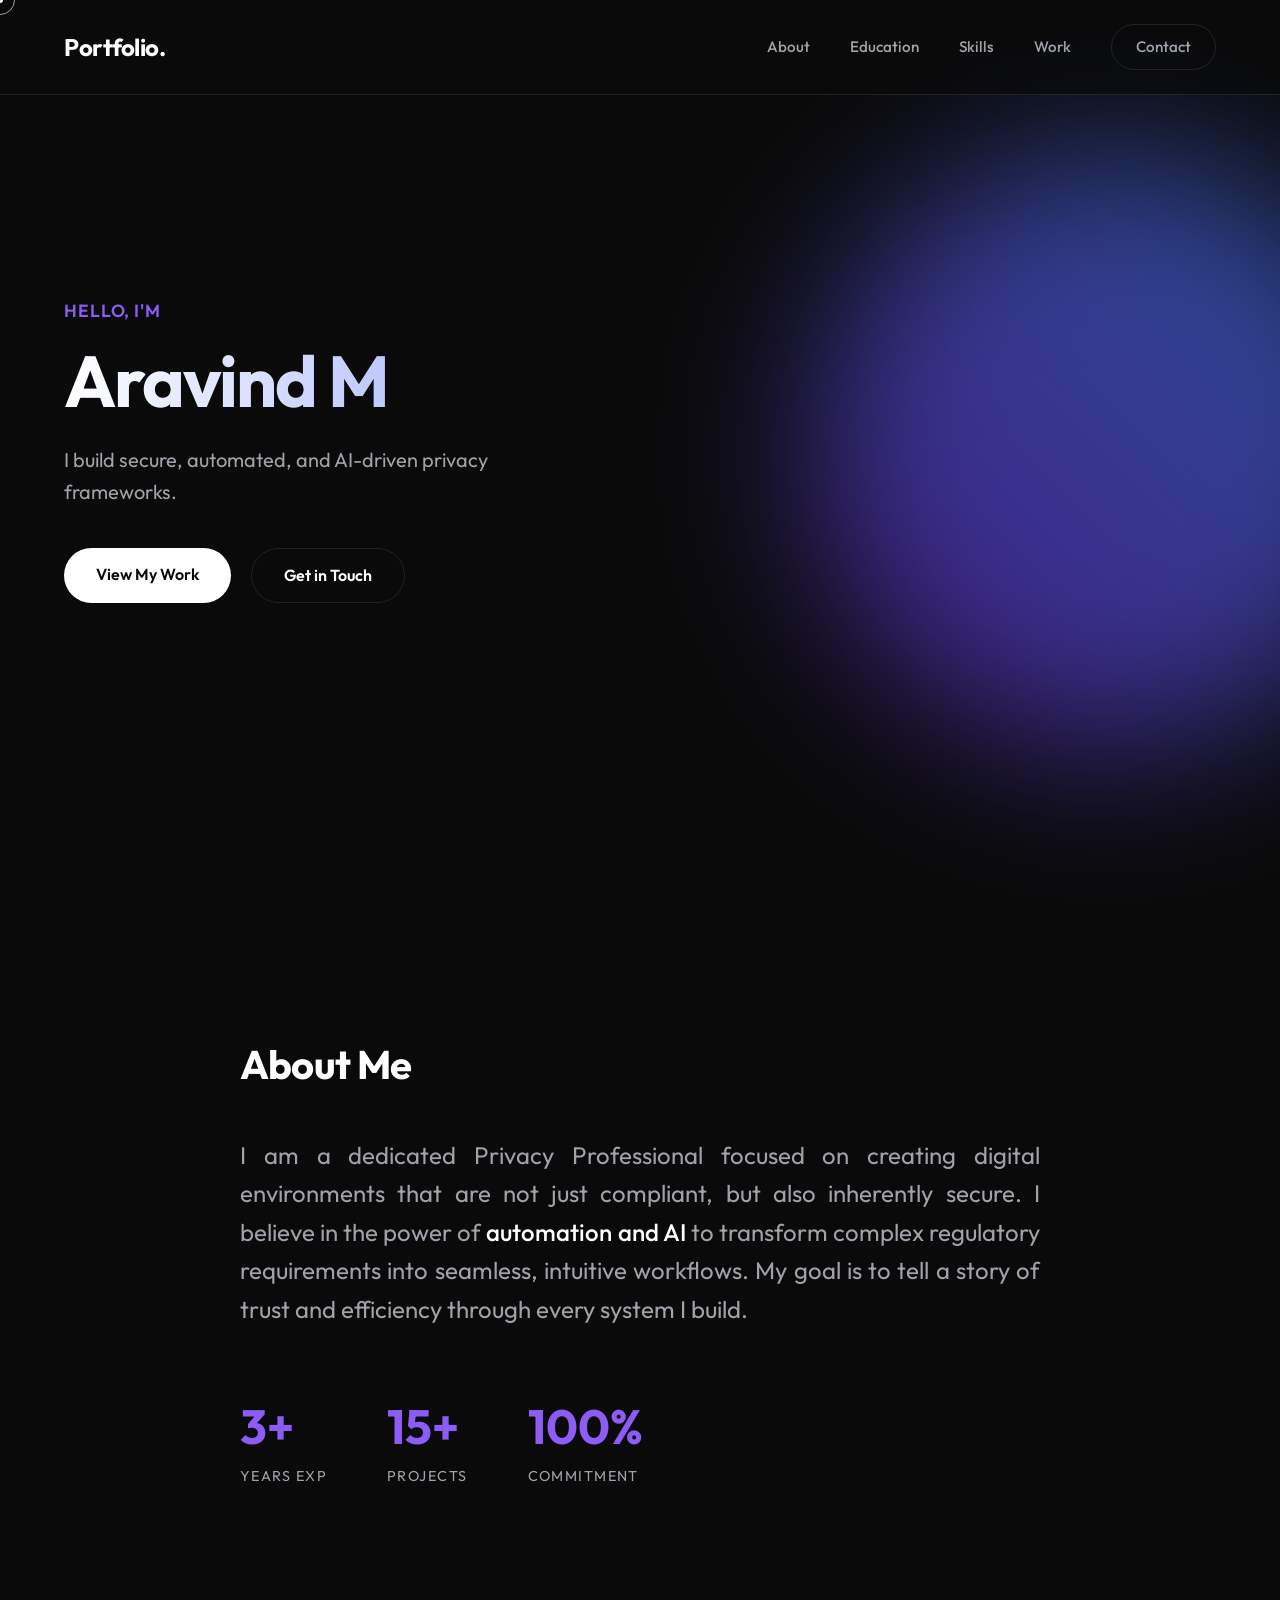
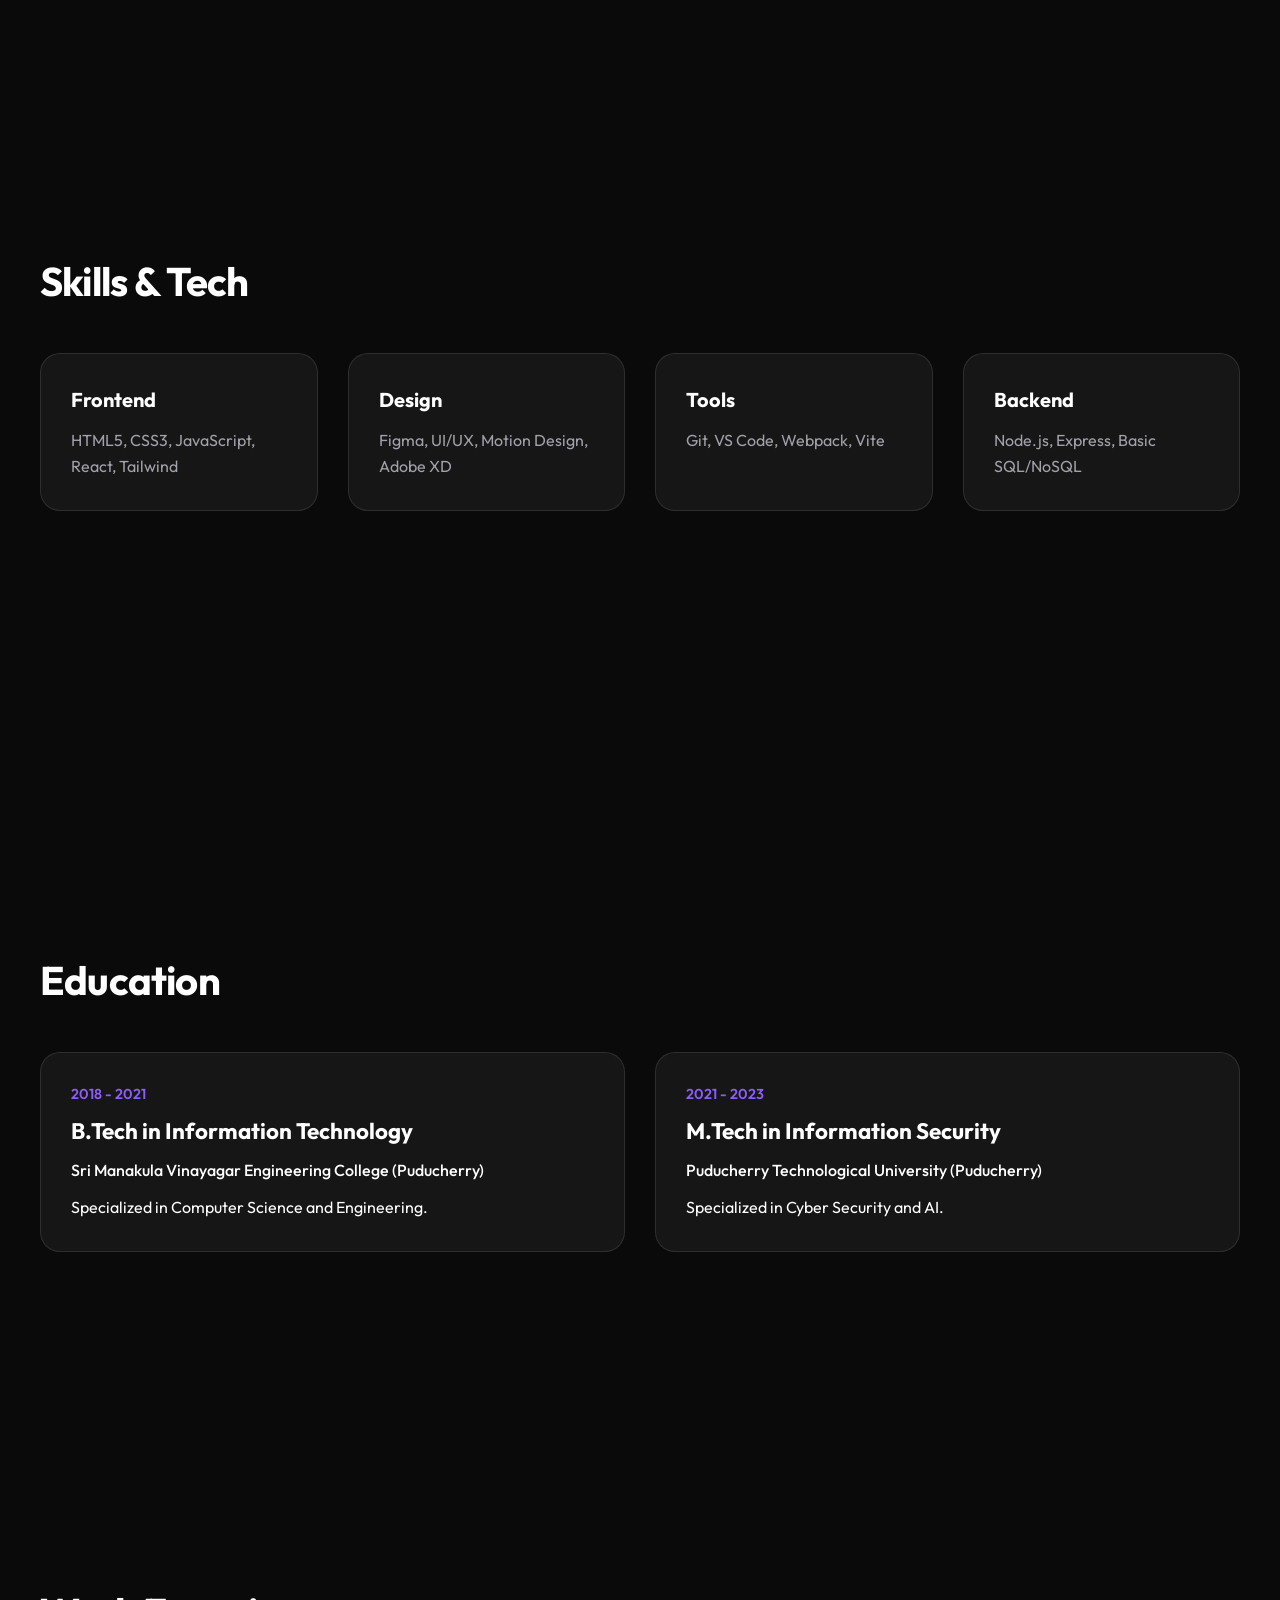
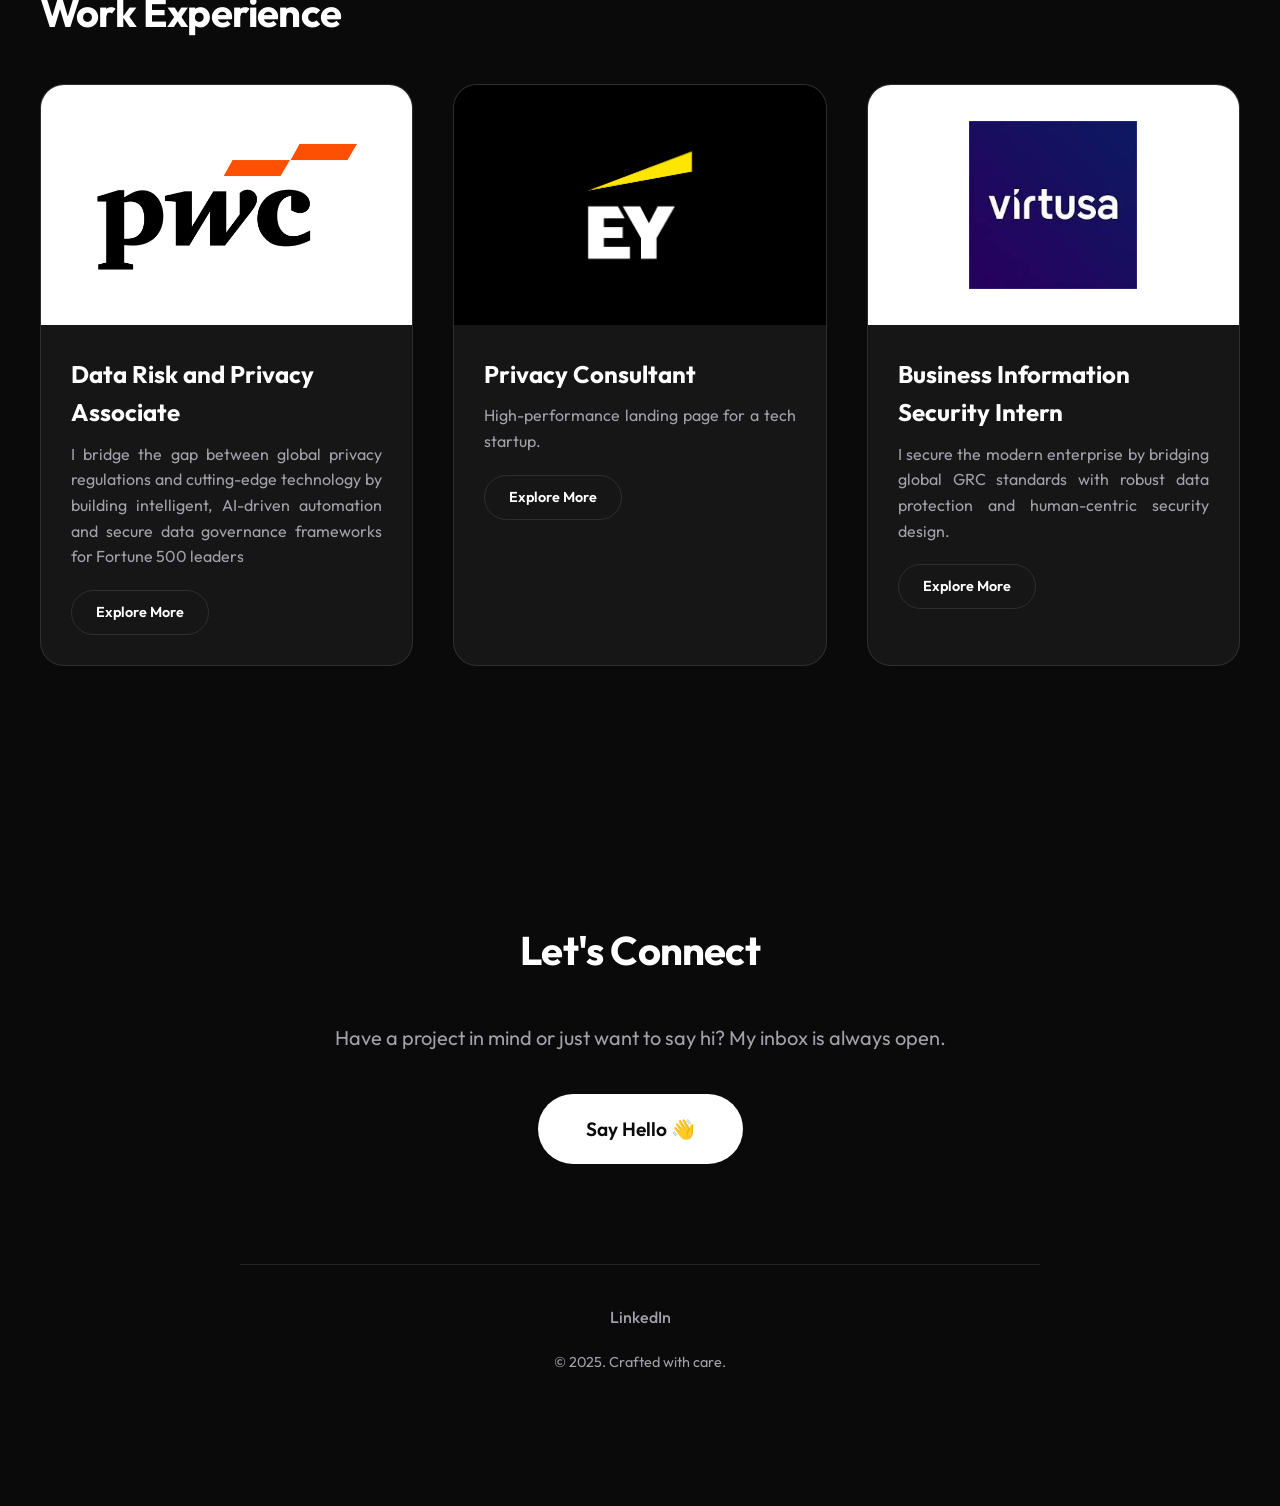
<file: index.html>
<!DOCTYPE html>
<html lang="en">

<head>
    <meta charset="UTF-8">
    <meta name="viewport" content="width=device-width, initial-scale=1.0">
    <meta name="description" content="Personal Portfolio of a Creative Developer. Simple, smooth, and impactful.">
    <title>Aravind M | Cybersecurity Enthusiast</title>
    <link rel="preconnect" href="https://fonts.googleapis.com">
    <link rel="preconnect" href="https://fonts.gstatic.com" crossorigin>
    <link href="https://fonts.googleapis.com/css2?family=Outfit:wght@300;400;600;700&display=swap" rel="stylesheet">
    <link rel="stylesheet" href="style.css">
</head>

<body>
    <div class="cursor-dot" data-cursor-dot></div>
    <div class="cursor-outline" data-cursor-outline></div>

    <nav class="navbar">
        <a href="#home" class="logo">Portfolio.</a>
        <div class="nav-links">
            <a href="#about">About</a>
            <a href="#education">Education</a>
            <a href="#skills">Skills</a>
            <a href="#work">Work</a>
            <a href="#contact" class="btn-contact">Contact</a>
        </div>
        <button class="mobile-menu-btn" aria-label="Toggle Menu">
            <span></span>
            <span></span>
            <span></span>
        </button>
    </nav>

    <main>
        <section id="home" class="hero-section">
            <div class="hero-content">
                <span class="greeting">Hello, I'm</span>
                <h1 class="glitch-text" data-text="Aravind M">Aravind M</h1>
                <p class="hero-desc">I build secure, automated, and AI-driven privacy frameworks.</p>
                <div class="hero-btns">
                    <a href="#work" class="btn primary">View My Work</a>
                    <a href="#contact" class="btn secondary">Get in Touch</a>
                </div>
            </div>
            <div class="hero-visual">
                <div class="gradient-sphere"></div>
            </div>
        </section>

        <section id="about" class="section">
            <div class="container container-text">
                <h2 class="section-title">About Me</h2>
                <p class="about-text">
                    I am a dedicated Privacy Professional focused on creating digital environments that are not just
                    compliant, but also inherently secure. I believe in the power of <span class="highlight">automation
                        and AI</span>
                    to transform complex regulatory requirements into seamless, intuitive workflows.
                    My goal is to tell a story of trust and efficiency through every system I build.
                </p>
                <div class="stats">
                    <div class="stat-item">
                        <span class="stat-number">3+</span>
                        <span class="stat-label">Years Exp</span>
                    </div>
                    <div class="stat-item">
                        <span class="stat-number">15+</span>
                        <span class="stat-label">Projects</span>
                    </div>
                    <div class="stat-item">
                        <span class="stat-number">100%</span>
                        <span class="stat-label">Commitment</span>
                    </div>
                </div>
            </div>
        </section>

        <section id="skills" class="section">
            <div class="container">
                <h2 class="section-title">Skills & Tech</h2>
                <div class="skills-grid">
                    <div class="skill-card">
                        <h3>Frontend</h3>
                        <p>HTML5, CSS3, JavaScript, React, Tailwind</p>
                    </div>
                    <div class="skill-card">
                        <h3>Design</h3>
                        <p>Figma, UI/UX, Motion Design, Adobe XD</p>
                    </div>
                    <div class="skill-card">
                        <h3>Tools</h3>
                        <p>Git, VS Code, Webpack, Vite</p>
                    </div>
                    <div class="skill-card">
                        <h3>Backend</h3>
                        <p>Node.js, Express, Basic SQL/NoSQL</p>
                    </div>
                </div>
            </div>
        </section>

        <section id="education" class="section">
            <div class="container">
                <h2 class="section-title">Education</h2>
                <div class="education-grid">
                    <div class="education-card">
                        <span class="edu-year">2018 - 2021</span>
                        <h3>B.Tech in Information Technology</h3>
                        <p class="edu-inst">Sri Manakula Vinayagar Engineering College (Puducherry)</p>
                        <p>Specialized in Computer Science and Engineering.</p>
                    </div>
                    <div class="education-card">
                        <span class="edu-year">2021 - 2023</span>
                        <h3>M.Tech in Information Security</h3>
                        <p class="edu-inst">Puducherry Technological University (Puducherry)</p>
                        <p>Specialized in Cyber Security and AI.</p>
                    </div>
                </div>
            </div>
        </section>

        <section id="work" class="section">
            <div class="container">
                <h2 class="section-title">Work Experience</h2>
                <div class="projects-grid">
                    <article class="project-card">
                        <div class="project-image"
                            style="background: white; display: flex; align-items: center; justify-content: center;">
                            <img src="assets/pwc-logo.png" alt="PwC Logo"
                                style="max-width: 70%; max-height: 70%; object-fit: contain;">
                        </div>
                        <div class="project-info">
                            <h3>Data Risk and Privacy Associate</h3>
                            <p>I bridge the gap between global privacy regulations and cutting-edge technology by
                                building intelligent, AI-driven automation and secure data governance frameworks for
                                Fortune 500 leaders</p>
                            <a href="project-details.html" class="btn secondary"
                                style="padding: 10px 24px; font-size: 0.9rem;">Explore More</a>
                        </div>
                    </article>
                    <article class="project-card">
                        <div class="project-image"
                            style="background: black; display: flex; align-items: center; justify-content: center;">
                            <img src="assets/ey-logo.png" alt="EY Logo"
                                style="max-width: 70%; max-height: 70%; object-fit: contain;">
                        </div>
                        <div class="project-info">
                            <h3>Privacy Consultant</h3>
                            <p>High-performance landing page for a tech startup.</p>
                            <a href="ey-details.html" class="btn secondary"
                                style="padding: 10px 24px; font-size: 0.9rem;">Explore More</a>
                        </div>
                    </article>
                    <article class="project-card">
                        <div class="project-image"
                            style="background: white; display: flex; align-items: center; justify-content: center;">
                            <img src="assets/virtusa-logo.jpg" alt="Virtusa Logo"
                                style="max-width: 70%; max-height: 70%; object-fit: contain;">
                        </div>
                        <div class="project-info">
                            <h3>Business Information Security Intern </h3>
                            <p>I secure the modern enterprise by bridging global GRC standards with robust data
                                protection and human-centric security design.</p>
                            <a href="virtusa-details.html" class="btn secondary"
                                style="padding: 10px 24px; font-size: 0.9rem;">Explore More</a>
                        </div>
                    </article>
                </div>
            </div>
        </section>

        <section id="contact" class="section contact-section">
            <div class="container container-text">
                <h2 class="section-title">Let's Connect</h2>
                <p class="contact-desc">Have a project in mind or just want to say hi? My inbox is always open.</p>
                <a href="contact.html" class="btn primary huge-btn">Say Hello 👋</a>

                <footer class="footer">
                    <div class="social-links">
                        <a href="https://linkedin.com/in/aravind-m-a4b120201">LinkedIn</a>
                    </div>
                    <p class="copyright">&copy; 2025. Crafted with care.</p>
                </footer>
            </div>
        </section>
    </main>

    <script src="script.js"></script>
</body>

</html>
</file>
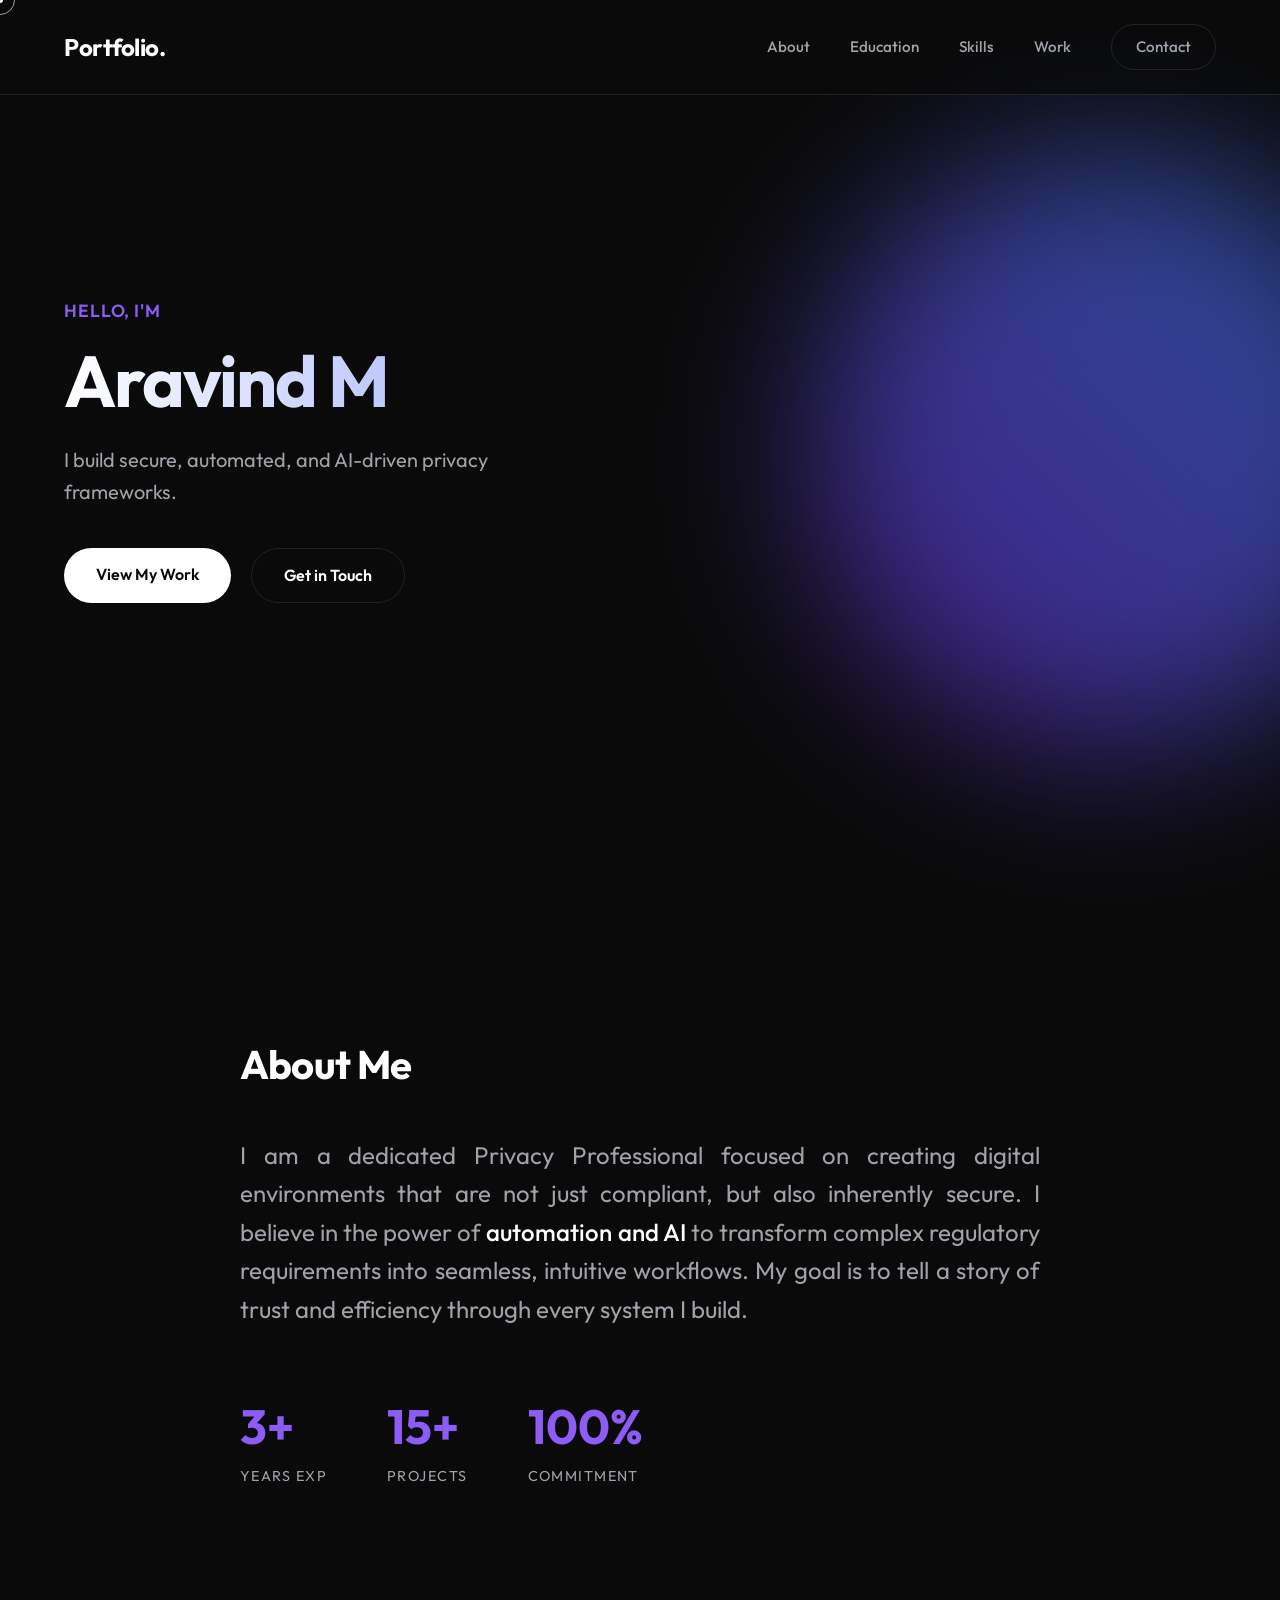
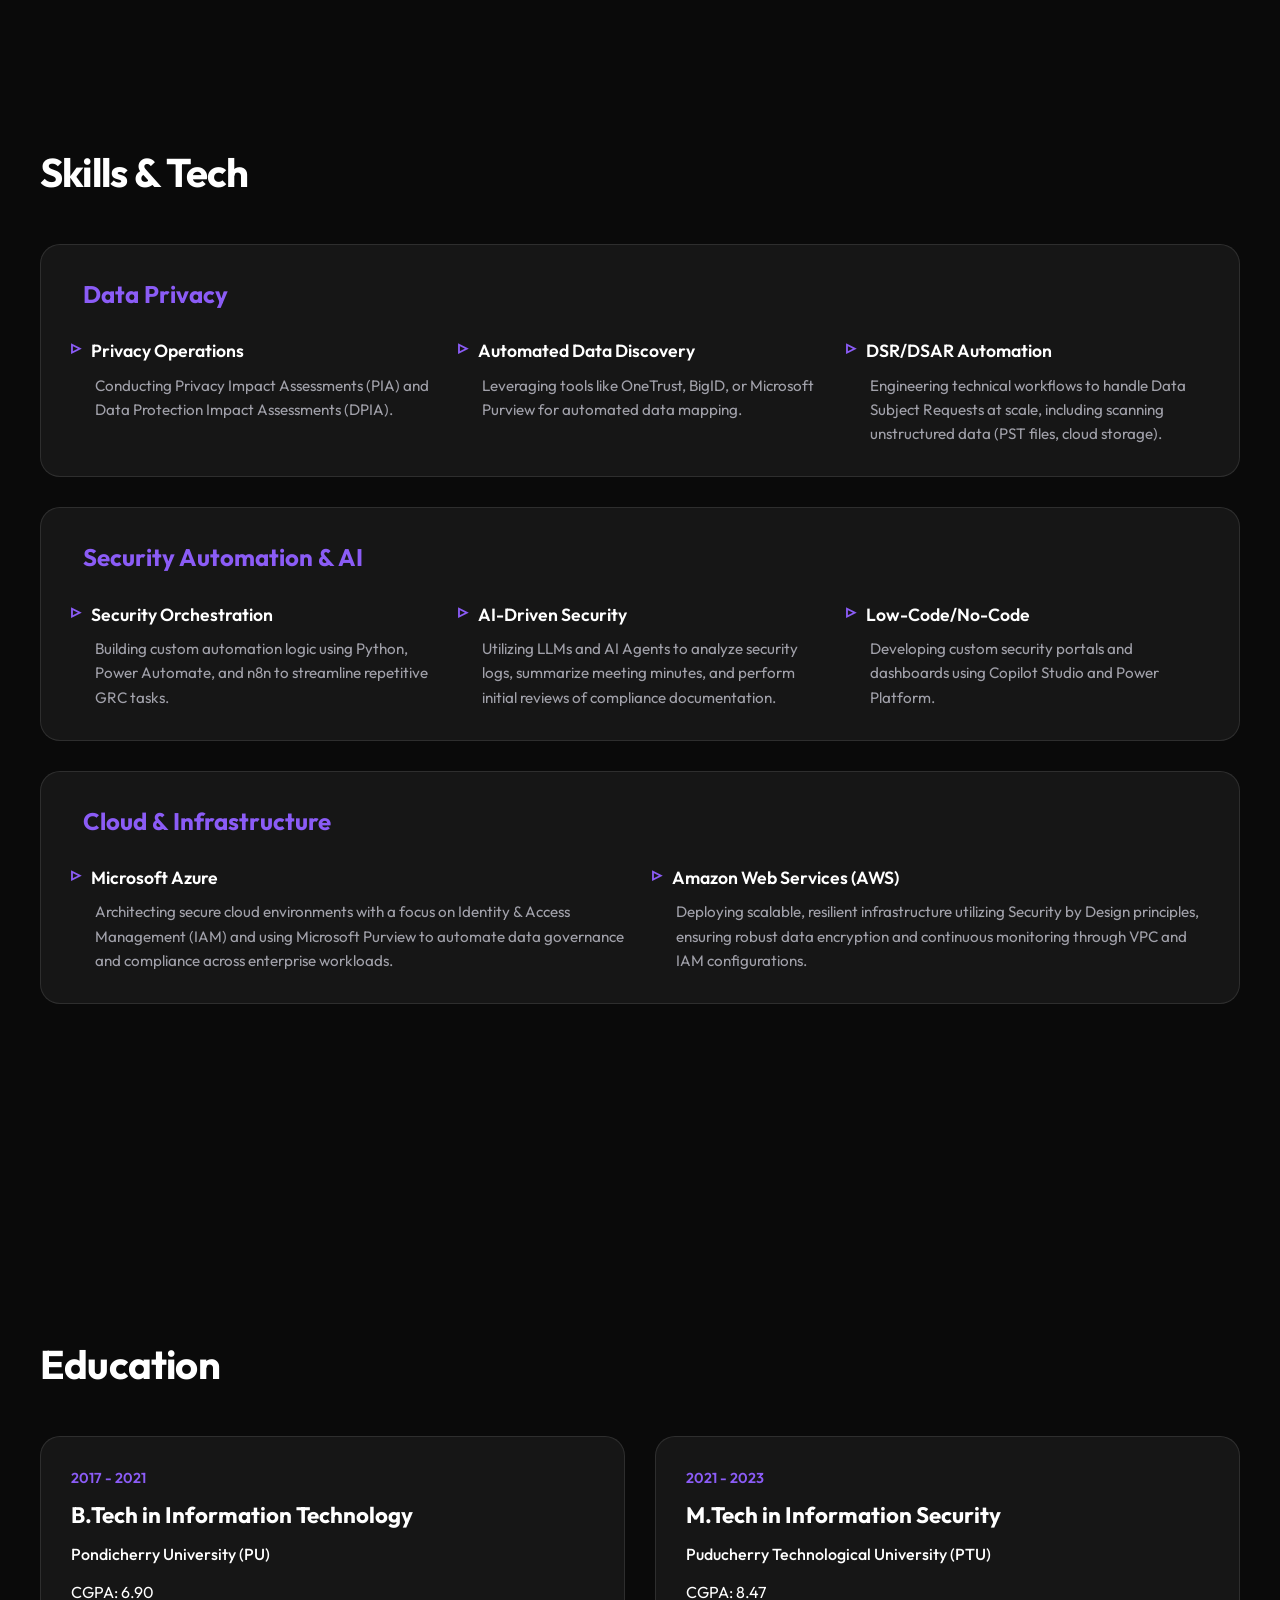
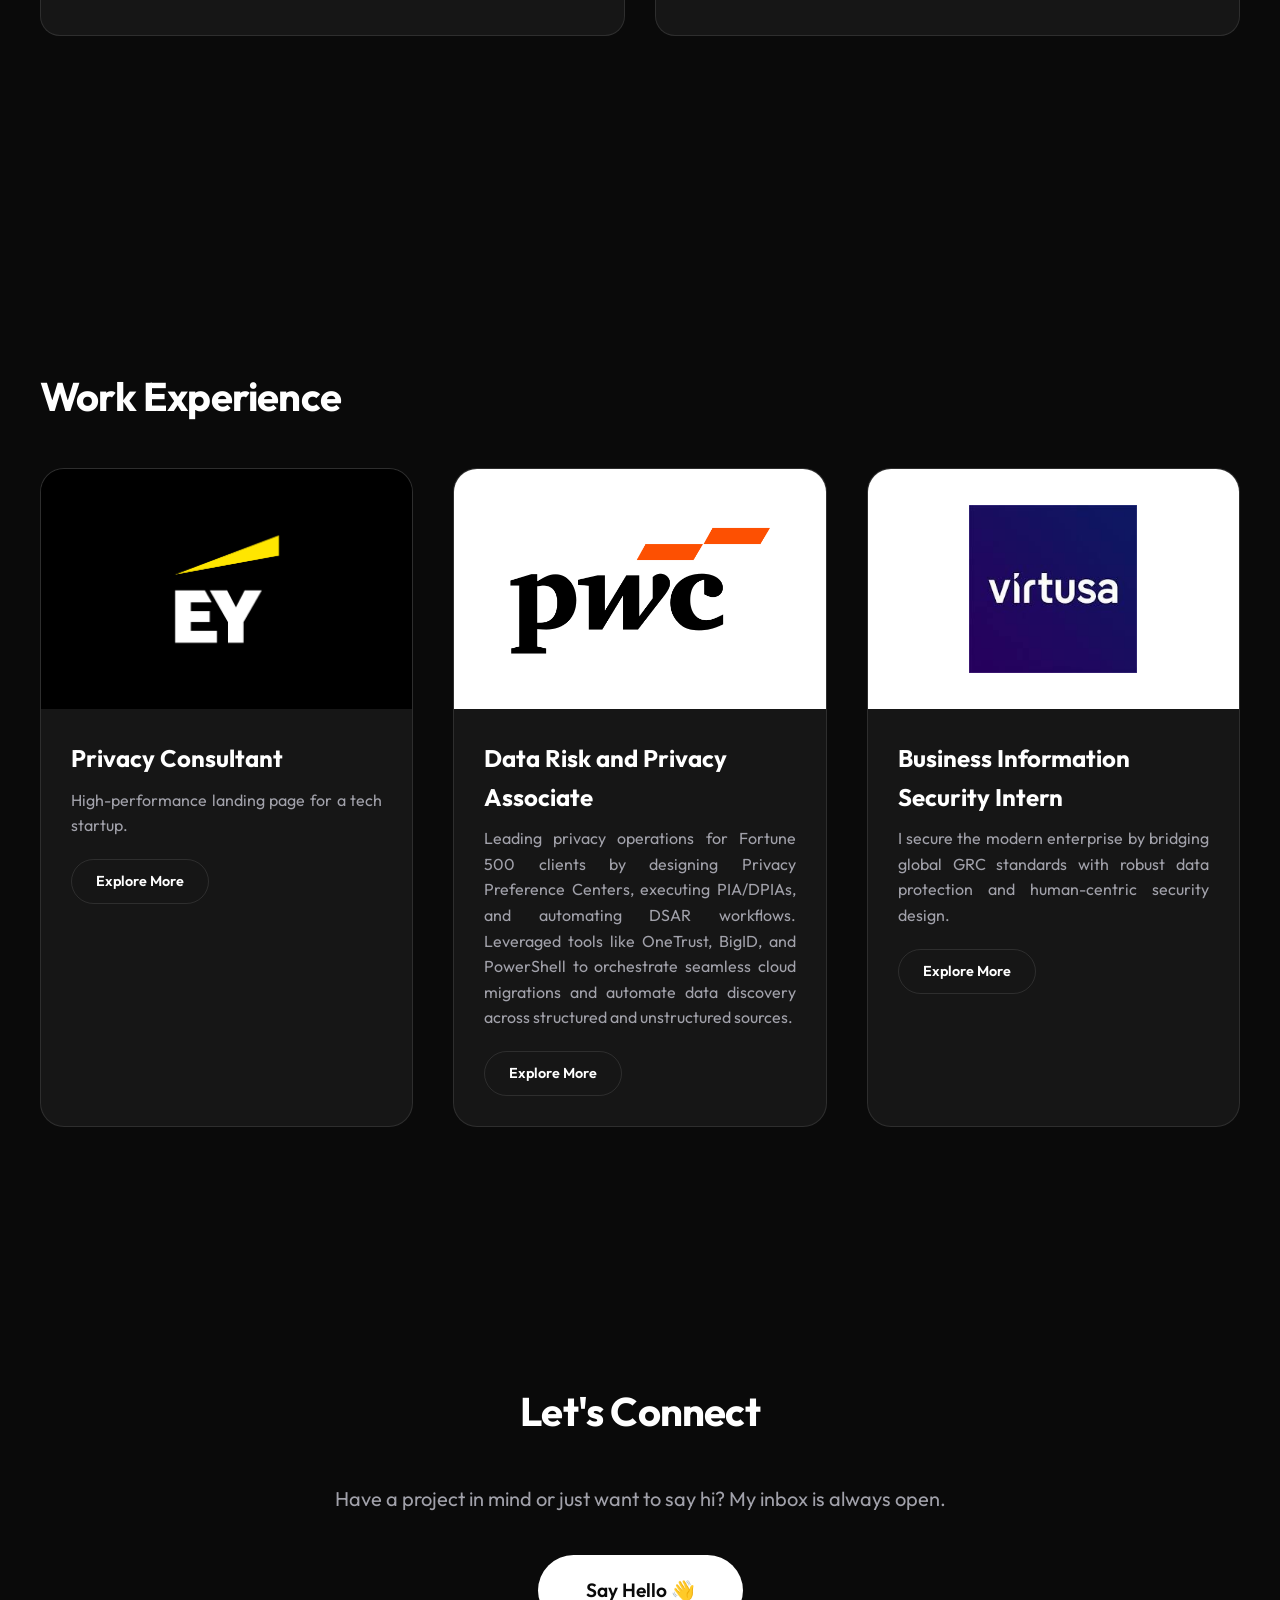
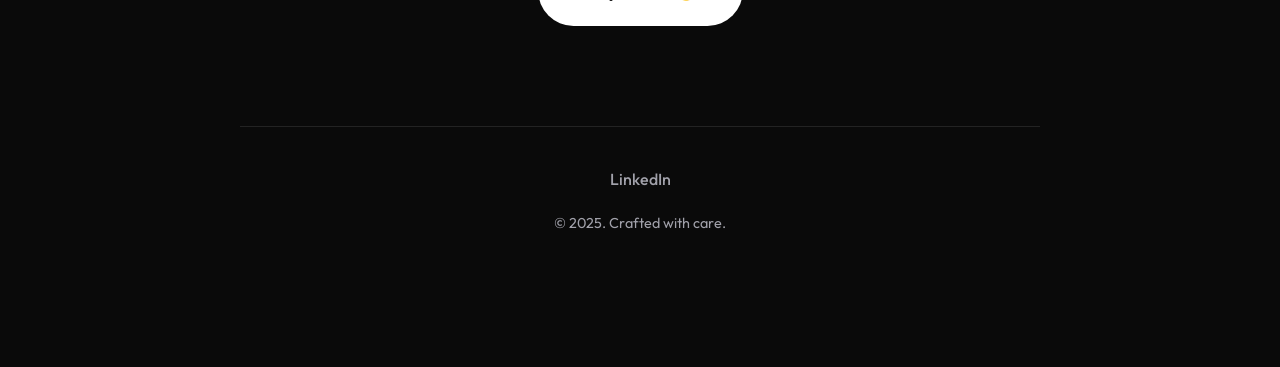
<file: Portfolio/index.html>
<!DOCTYPE html>
<html lang="en">

<head>
    <meta charset="UTF-8">
    <meta name="viewport" content="width=device-width, initial-scale=1.0">
    <meta name="description" content="Personal Portfolio of a Creative Developer. Simple, smooth, and impactful.">
    <title>Aravind M | Cybersecurity Enthusiast</title>
    <link rel="preconnect" href="https://fonts.googleapis.com">
    <link rel="preconnect" href="https://fonts.gstatic.com" crossorigin>
    <link href="https://fonts.googleapis.com/css2?family=Outfit:wght@300;400;600;700&display=swap" rel="stylesheet">
    <link rel="stylesheet" href="style.css">
</head>

<body>
    <div class="cursor-dot" data-cursor-dot></div>
    <div class="cursor-outline" data-cursor-outline></div>

    <nav class="navbar">
        <a href="#home" class="logo">Portfolio.</a>
        <div class="nav-links">
            <a href="#about">About</a>
            <a href="#education">Education</a>
            <a href="#skills">Skills</a>
            <a href="#work">Work</a>
            <a href="#contact" class="btn-contact">Contact</a>
        </div>
        <button class="mobile-menu-btn" aria-label="Toggle Menu">
            <span></span>
            <span></span>
            <span></span>
        </button>
    </nav>

    <main>
        <section id="home" class="hero-section">
            <div class="hero-content">
                <span class="greeting">Hello, I'm</span>
                <h1 class="glitch-text" data-text="Aravind M">Aravind M</h1>
                <p class="hero-desc">I build secure, automated, and AI-driven privacy frameworks.</p>
                <div class="hero-btns">
                    <a href="#work" class="btn primary">View My Work</a>
                    <a href="#contact" class="btn secondary">Get in Touch</a>
                </div>
            </div>
            <div class="hero-visual">
                <div class="gradient-sphere"></div>
            </div>
        </section>

        <section id="about" class="section">
            <div class="container container-text">
                <h2 class="section-title">About Me</h2>
                <p class="about-text">
                    I am a dedicated Privacy Professional focused on creating digital environments that are not just
                    compliant, but also inherently secure. I believe in the power of <span class="highlight">automation
                        and AI</span>
                    to transform complex regulatory requirements into seamless, intuitive workflows.
                    My goal is to tell a story of trust and efficiency through every system I build.
                </p>
                <div class="stats">
                    <div class="stat-item">
                        <span class="stat-number">3+</span>
                        <span class="stat-label">Years Exp</span>
                    </div>
                    <div class="stat-item">
                        <span class="stat-number">15+</span>
                        <span class="stat-label">Projects</span>
                    </div>
                    <div class="stat-item">
                        <span class="stat-number">100%</span>
                        <span class="stat-label">Commitment</span>
                    </div>
                </div>
            </div>
        </section>

        <section id="skills" class="section">
            <div class="container">
                <h2 class="section-title">Skills & Tech</h2>
                <div class="skills-grid">
                    <div class="skill-card featured-skill">
                        <div class="featured-skill-header">
                            <span class="skill-icon"></span>
                            <h3>Data Privacy</h3>
                        </div>
                        <div class="skill-details">
                            <div class="skill-item">
                                <h4>Privacy Operations</h4>
                                <p>Conducting Privacy Impact Assessments (PIA) and Data Protection Impact Assessments
                                    (DPIA).</p>
                            </div>
                            <div class="skill-item">
                                <h4>Automated Data Discovery</h4>
                                <p>Leveraging tools like OneTrust, BigID, or Microsoft Purview for automated data
                                    mapping.</p>
                            </div>
                            <div class="skill-item">
                                <h4>DSR/DSAR Automation</h4>
                                <p>Engineering technical workflows to handle Data Subject Requests at scale, including
                                    scanning unstructured data (PST files, cloud storage).</p>
                            </div>
                        </div>
                    </div>
                    <div class="skill-card featured-skill">
                        <div class="featured-skill-header">
                            <span class="skill-icon"></span>
                            <h3>Security Automation & AI</h3>
                        </div>
                        <div class="skill-details">
                            <div class="skill-item">
                                <h4>Security Orchestration</h4>
                                <p>Building custom automation logic using Python, Power Automate, and n8n to streamline repetitive GRC tasks.</p>
                            </div>
                            <div class="skill-item">
                                <h4>AI-Driven Security</h4>
                                <p>Utilizing LLMs and AI Agents to analyze security logs, summarize meeting minutes, and perform initial reviews of compliance documentation.</p>
                            </div>
                            <div class="skill-item">
                                <h4>Low-Code/No-Code</h4>
                                <p>Developing custom security portals and dashboards using Copilot Studio and Power Platform.</p>
                            </div>
                        </div>
                    </div>
                    <div class="skill-card featured-skill">
                        <div class="featured-skill-header">
                            <span class="skill-icon"></span>
                            <h3>Cloud & Infrastructure</h3>
                        </div>
                        <div class="skill-details">
                            <div class="skill-item">
                                <h4>Microsoft Azure</h4>
                                <p>Architecting secure cloud environments with a focus on Identity & Access Management (IAM) and using Microsoft Purview to automate data governance and compliance across enterprise workloads.</p>
                            </div>
                            <div class="skill-item">
                                <h4>Amazon Web Services (AWS)</h4>
                                <p>Deploying scalable, resilient infrastructure utilizing Security by Design principles, ensuring robust data encryption and continuous monitoring through VPC and IAM configurations.</p>
                            </div>
                        </div>
                    </div>

                </div>
            </div>
        </section>

        <section id="education" class="section">
            <div class="container">
                <h2 class="section-title">Education</h2>
                <div class="education-grid">
                    <div class="education-card">
                        <span class="edu-year">2017 - 2021</span>
                        <h3>B.Tech in Information Technology</h3>
                        <p class="edu-inst">Pondicherry University (PU)</p>
                        <p>CGPA: 6.90</p>
                    </div>
                    <div class="education-card">
                        <span class="edu-year">2021 - 2023</span>
                        <h3>M.Tech in Information Security</h3>
                        <p class="edu-inst">Puducherry Technological University (PTU)</p>
                        <p>CGPA: 8.47</p>
                    </div>
                </div>
            </div>
        </section>

        <section id="work" class="section">
            <div class="container">
                <h2 class="section-title">Work Experience</h2>
                <div class="projects-grid">
                    <article class="project-card">
                        <div class="project-image"
                            style="background: black; display: flex; align-items: center; justify-content: center;">
                            <img src="assets/ey-logo.png" alt="EY Logo"
                                style="max-width: 70%; max-height: 70%; object-fit: contain;">
                        </div>
                        <div class="project-info">
                            <h3>Privacy Consultant</h3>
                            <p>High-performance landing page for a tech startup.</p>
                            <a href="ey-details.html" class="btn secondary"
                                style="padding: 10px 24px; font-size: 0.9rem;">Explore More</a>
                        </div>
                    </article>
                    <article class="project-card">
                        <div class="project-image"
                            style="background: white; display: flex; align-items: center; justify-content: center;">
                            <img src="assets/pwc-logo.png" alt="PwC Logo"
                                style="max-width: 70%; max-height: 70%; object-fit: contain;">
                        </div>
                        <div class="project-info">
                            <h3>Data Risk and Privacy Associate</h3>
                            <p>Leading privacy operations for Fortune 500 clients by designing Privacy Preference
                                Centers, executing PIA/DPIAs, and automating DSAR workflows. Leveraged tools like
                                OneTrust, BigID, and PowerShell to orchestrate seamless cloud migrations and automate
                                data discovery across structured and unstructured sources.</p>
                            <a href="project-details.html" class="btn secondary"
                                style="padding: 10px 24px; font-size: 0.9rem;">Explore More</a>
                        </div>
                    </article>
                    <article class="project-card">
                        <div class="project-image"
                            style="background: white; display: flex; align-items: center; justify-content: center;">
                            <img src="assets/virtusa-logo.jpg" alt="Virtusa Logo"
                                style="max-width: 70%; max-height: 70%; object-fit: contain;">
                        </div>
                        <div class="project-info">
                            <h3>Business Information Security Intern </h3>
                            <p>I secure the modern enterprise by bridging global GRC standards with robust data
                                protection and human-centric security design.</p>
                            <a href="virtusa-details.html" class="btn secondary"
                                style="padding: 10px 24px; font-size: 0.9rem;">Explore More</a>
                        </div>
                    </article>
                </div>
            </div>
        </section>

        <section id="contact" class="section contact-section">
            <div class="container container-text">
                <h2 class="section-title">Let's Connect</h2>
                <p class="contact-desc">Have a project in mind or just want to say hi? My inbox is always open.</p>
                <a href="contact.html" class="btn primary huge-btn">Say Hello 👋</a>

                <footer class="footer">
                    <div class="social-links">
                        <a href="https://linkedin.com/in/aravind-m-a4b120201">LinkedIn</a>
                    </div>
                    <p class="copyright">&copy; 2025. Crafted with care.</p>
                </footer>
            </div>
        </section>
    </main>

    <script src="script.js"></script>
</body>

</html>
</file>
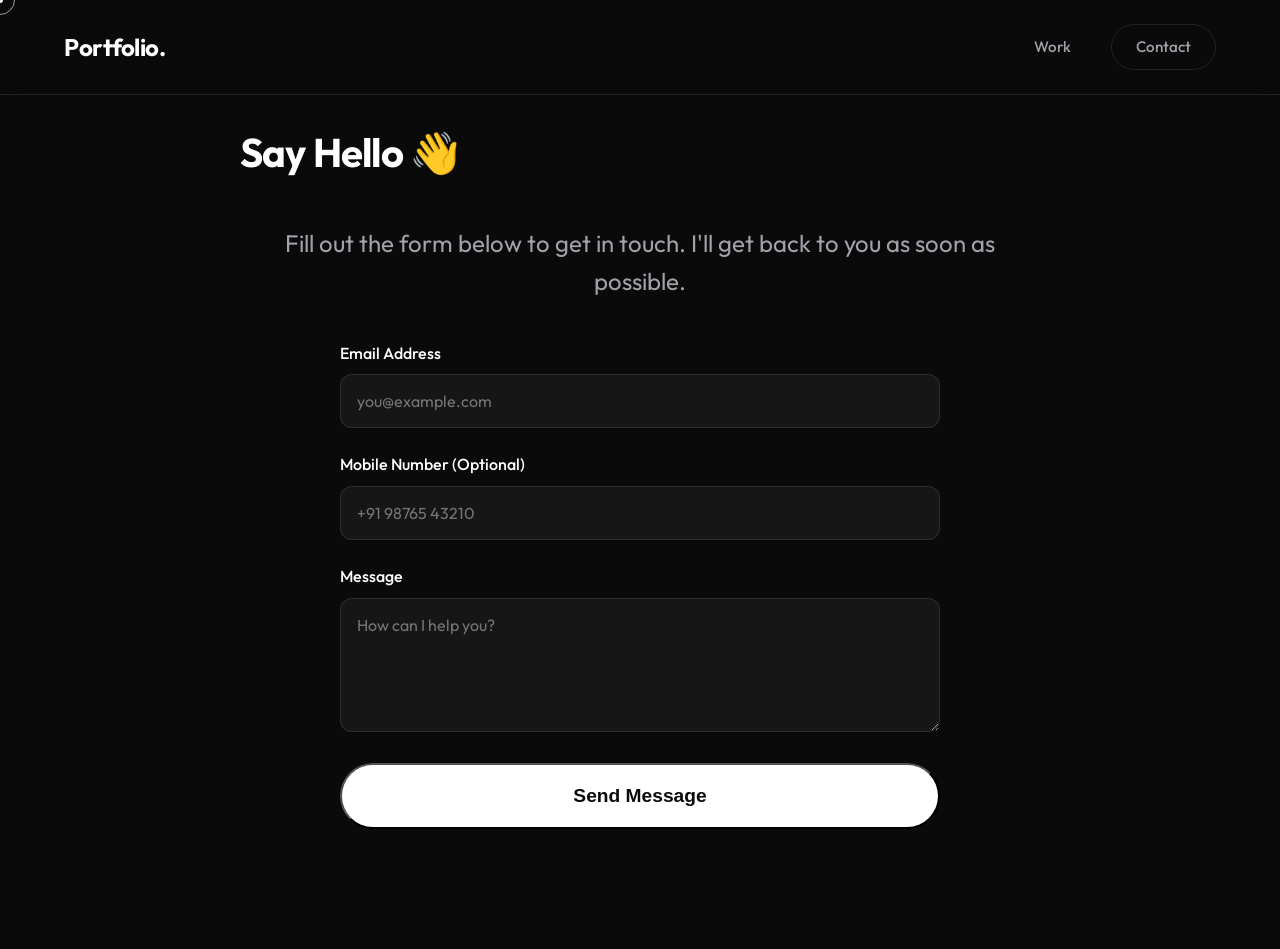
<file: contact.html>
<!DOCTYPE html>
<html lang="en">

<head>
    <meta charset="UTF-8">
    <meta name="viewport" content="width=device-width, initial-scale=1.0">
    <title>Contact Me | Aravind M</title>
    <link rel="preconnect" href="https://fonts.googleapis.com">
    <link rel="preconnect" href="https://fonts.gstatic.com" crossorigin>
    <link href="https://fonts.googleapis.com/css2?family=Outfit:wght@300;400;600;700&display=swap" rel="stylesheet">
    <link rel="stylesheet" href="style.css">
</head>

<body>
    <div class="cursor-dot" data-cursor-dot></div>
    <div class="cursor-outline" data-cursor-outline></div>

    <nav class="navbar">
        <a href="index.html" class="logo">Portfolio.</a>
        <div class="nav-links">
            <a href="index.html#work">Work</a>
            <a href="index.html#contact" class="btn-contact">Contact</a>
        </div>
    </nav>

    <main>
        <section class="section">
            <div class="container container-text">
                <h1 class="section-title">Say Hello 👋</h1>
                <p class="about-text" style="text-align: center; margin-bottom: 40px;">
                    Fill out the form below to get in touch. I'll get back to you as soon as possible.
                </p>

                <form action="https://formsubmit.co/aravindhmaran1@gmail.com" method="POST" class="contact-form">
                    <!-- Hidden configuration for FormSubmit -->
                    <input type="hidden" name="_next" value="http://127.0.0.1:5500/index.html">
                    <input type="hidden" name="_subject" value="New Portfolio Contact Submission">
                    <input type="hidden" name="_captcha" value="false">

                    <div class="form-group">
                        <label for="email" class="form-label">Email Address</label>
                        <input type="email" id="email" name="email" class="form-input" placeholder="you@example.com"
                            required>
                    </div>

                    <div class="form-group">
                        <label for="mobile" class="form-label">Mobile Number (Optional)</label>
                        <input type="tel" id="mobile" name="mobile" class="form-input" placeholder="+91 98765 43210">
                    </div>

                    <div class="form-group">
                        <label for="message" class="form-label">Message</label>
                        <textarea id="message" name="message" class="form-input" rows="5"
                            placeholder="How can I help you?" required></textarea>
                    </div>

                    <div style="text-align: center;">
                        <button type="submit" class="btn primary huge-btn" style="width: 100%;">Send Message</button>
                    </div>
                </form>
            </div>
        </section>
    </main>

    <script src="script.js"></script>
</body>

</html>
</file>
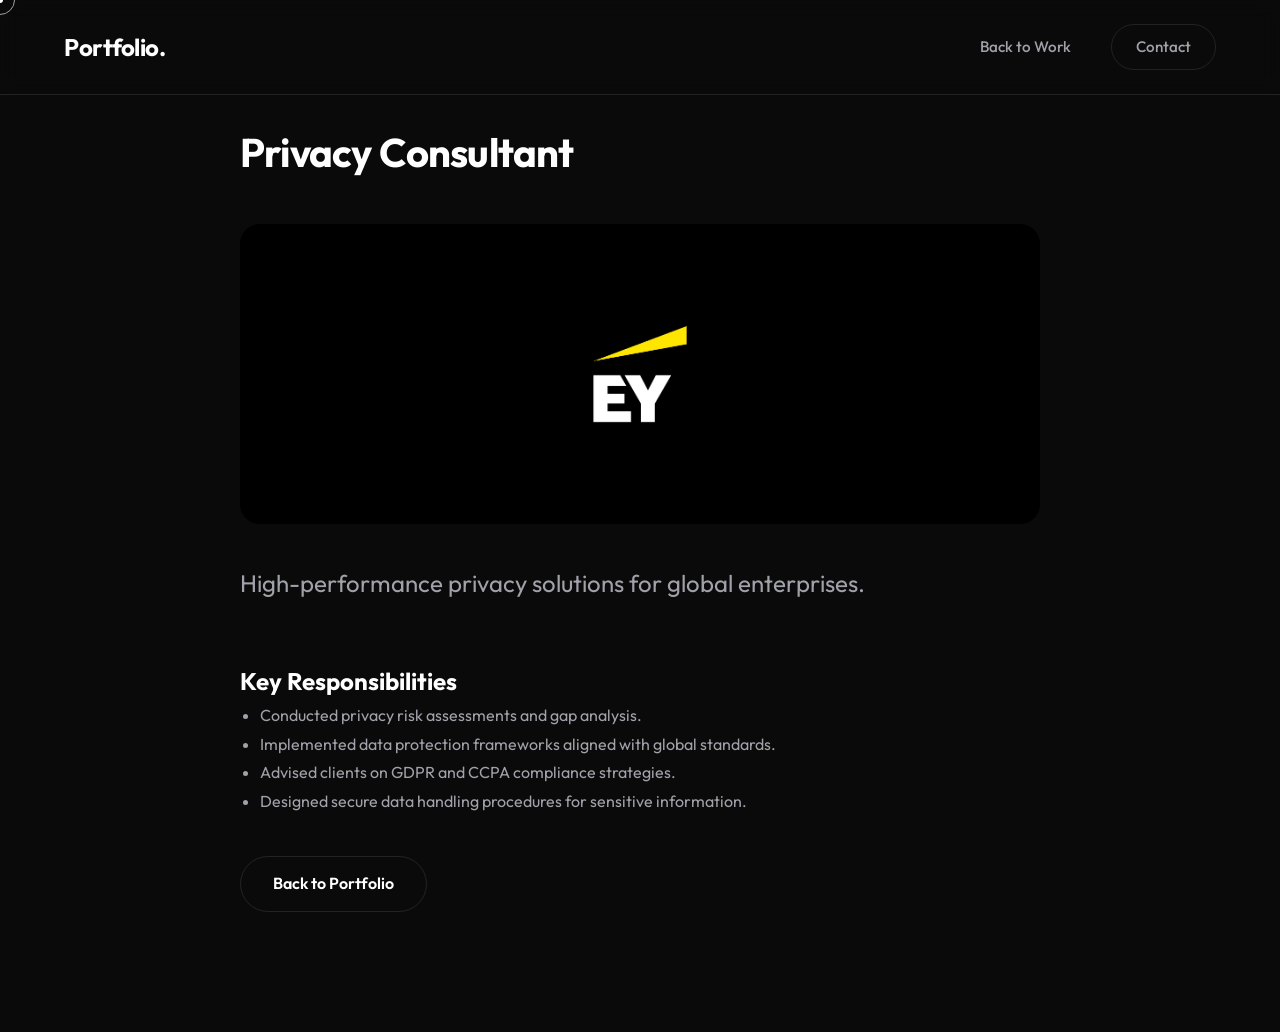
<file: ey-details.html>
<!DOCTYPE html>
<html lang="en">

<head>
    <meta charset="UTF-8">
    <meta name="viewport" content="width=device-width, initial-scale=1.0">
    <title>Privacy Consultant | Aravind M</title>
    <link rel="preconnect" href="https://fonts.googleapis.com">
    <link rel="preconnect" href="https://fonts.gstatic.com" crossorigin>
    <link href="https://fonts.googleapis.com/css2?family=Outfit:wght@300;400;600;700&display=swap" rel="stylesheet">
    <link rel="stylesheet" href="style.css">
</head>

<body>
    <div class="cursor-dot" data-cursor-dot></div>
    <div class="cursor-outline" data-cursor-outline></div>

    <nav class="navbar">
        <a href="index.html" class="logo">Portfolio.</a>
        <div class="nav-links">
            <a href="index.html#work">Back to Work</a>
            <a href="index.html#contact" class="btn-contact">Contact</a>
        </div>
    </nav>

    <main>
        <section class="section">
            <div class="container container-text">
                <h1 class="section-title">Privacy Consultant</h1>
                <div
                    style="width: 100%; height: 300px; background: black; display: flex; align-items: center; justify-content: center; border-radius: 20px; margin-bottom: 40px;">
                    <img src="assets/ey-logo.png" alt="EY Logo" style="max-height: 150px; width: auto;">
                </div>

                <div class="project-content">
                    <p class="about-text">
                        High-performance privacy solutions for global enterprises.
                    </p>

                    <h2>Key Responsibilities</h2>
                    <ul
                        style="list-style: disc; margin-left: 20px; color: var(--text-secondary); margin-bottom: 40px; line-height: 1.8;">
                        <li>Conducted privacy risk assessments and gap analysis.</li>
                        <li>Implemented data protection frameworks aligned with global standards.</li>
                        <li>Advised clients on GDPR and CCPA compliance strategies.</li>
                        <li>Designed secure data handling procedures for sensitive information.</li>
                    </ul>

                    <a href="index.html#work" class="btn secondary">Back to Portfolio</a>
                </div>
            </div>
        </section>
    </main>

    <script src="script.js"></script>
</body>

</html>
</file>
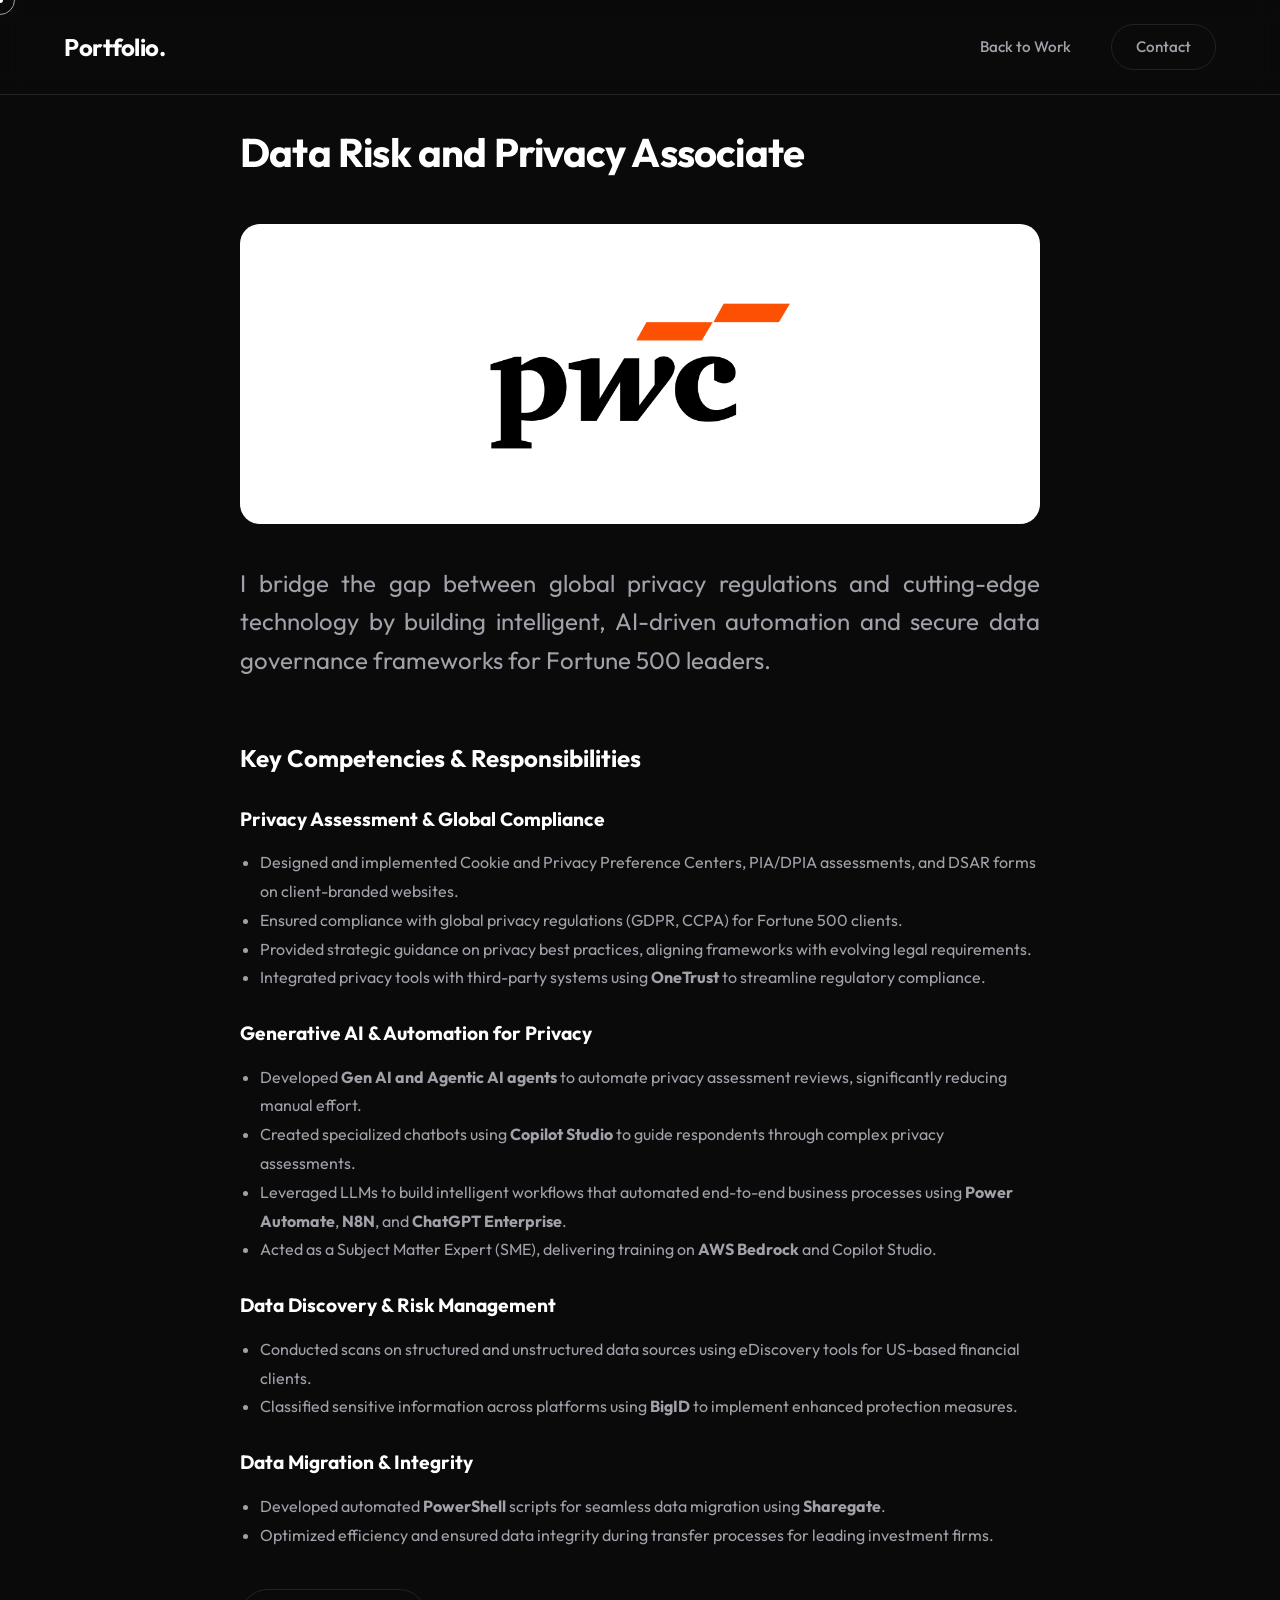
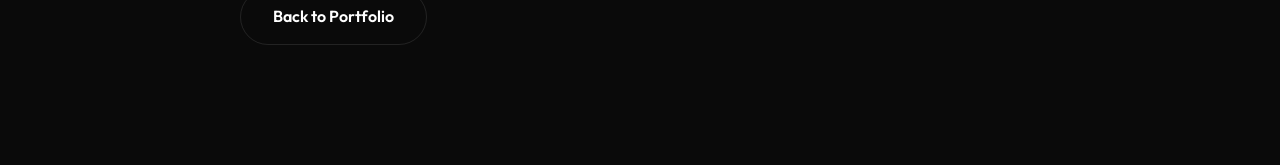
<file: project-details.html>
<!DOCTYPE html>
<html lang="en">

<head>
    <meta charset="UTF-8">
    <meta name="viewport" content="width=device-width, initial-scale=1.0">
    <title>Project Details | Aravind M</title>
    <link rel="preconnect" href="https://fonts.googleapis.com">
    <link rel="preconnect" href="https://fonts.gstatic.com" crossorigin>
    <link href="https://fonts.googleapis.com/css2?family=Outfit:wght@300;400;600;700&display=swap" rel="stylesheet">
    <link rel="stylesheet" href="style.css">
</head>

<body>
    <div class="cursor-dot" data-cursor-dot></div>
    <div class="cursor-outline" data-cursor-outline></div>

    <nav class="navbar">
        <a href="index.html" class="logo">Portfolio.</a>
        <div class="nav-links">
            <a href="index.html#work">Back to Work</a>
            <a href="index.html#contact" class="btn-contact">Contact</a>
        </div>
    </nav>

    <main>
        <section class="section">
            <div class="container container-text">
                <h1 class="section-title">Data Risk and Privacy Associate</h1>
                <div
                    style="width: 100%; height: 300px; background: white; display: flex; align-items: center; justify-content: center; border-radius: 20px; margin-bottom: 40px;">
                    <img src="assets/pwc-logo.png" alt="PwC Logo" style="max-height: 150px; width: auto;">
                </div>

                <div class="project-content">
                    <p class="about-text">
                        I bridge the gap between global privacy regulations and cutting-edge technology by
                        building intelligent, AI-driven automation and secure data governance frameworks for
                        Fortune 500 leaders.
                    </p>

                    <h2>Key Competencies & Responsibilities</h2>

                    <div style="color: var(--text-secondary); margin-bottom: 40px; line-height: 1.8;">
                        <h3
                            style="color: var(--text-primary); font-size: 1.2rem; margin-top: 24px; margin-bottom: 12px;">
                            Privacy Assessment & Global Compliance</h3>
                        <ul style="list-style: disc; margin-left: 20px; margin-bottom: 20px;">
                            <li>Designed and implemented Cookie and Privacy Preference Centers, PIA/DPIA assessments,
                                and DSAR forms on client-branded websites.</li>
                            <li>Ensured compliance with global privacy regulations (GDPR, CCPA) for Fortune 500 clients.
                            </li>
                            <li>Provided strategic guidance on privacy best practices, aligning frameworks with evolving
                                legal requirements.</li>
                            <li>Integrated privacy tools with third-party systems using <strong>OneTrust</strong> to
                                streamline regulatory compliance.</li>
                        </ul>

                        <h3
                            style="color: var(--text-primary); font-size: 1.2rem; margin-top: 24px; margin-bottom: 12px;">
                            Generative AI & Automation for Privacy</h3>
                        <ul style="list-style: disc; margin-left: 20px; margin-bottom: 20px;">
                            <li>Developed <strong>Gen AI and Agentic AI agents</strong> to automate privacy assessment
                                reviews, significantly reducing manual effort.</li>
                            <li>Created specialized chatbots using <strong>Copilot Studio</strong> to guide respondents
                                through complex privacy assessments.</li>
                            <li>Leveraged LLMs to build intelligent workflows that automated end-to-end business
                                processes using <strong>Power Automate</strong>, <strong>N8N</strong>, and
                                <strong>ChatGPT Enterprise</strong>.</li>
                            <li>Acted as a Subject Matter Expert (SME), delivering training on <strong>AWS
                                    Bedrock</strong> and Copilot Studio.</li>
                        </ul>

                        <h3
                            style="color: var(--text-primary); font-size: 1.2rem; margin-top: 24px; margin-bottom: 12px;">
                            Data Discovery & Risk Management</h3>
                        <ul style="list-style: disc; margin-left: 20px; margin-bottom: 20px;">
                            <li>Conducted scans on structured and unstructured data sources using eDiscovery tools for
                                US-based financial clients.</li>
                            <li>Classified sensitive information across platforms using <strong>BigID</strong> to
                                implement enhanced protection measures.</li>
                        </ul>

                        <h3
                            style="color: var(--text-primary); font-size: 1.2rem; margin-top: 24px; margin-bottom: 12px;">
                            Data Migration & Integrity</h3>
                        <ul style="list-style: disc; margin-left: 20px; margin-bottom: 20px;">
                            <li>Developed automated <strong>PowerShell</strong> scripts for seamless data migration
                                using <strong>Sharegate</strong>.</li>
                            <li>Optimized efficiency and ensured data integrity during transfer processes for leading
                                investment firms.</li>
                        </ul>
                    </div>

                    <a href="index.html#work" class="btn secondary">Back to Portfolio</a>
                </div>
            </div>
        </section>
    </main>

    <script src="script.js"></script>
</body>

</html>
</file>
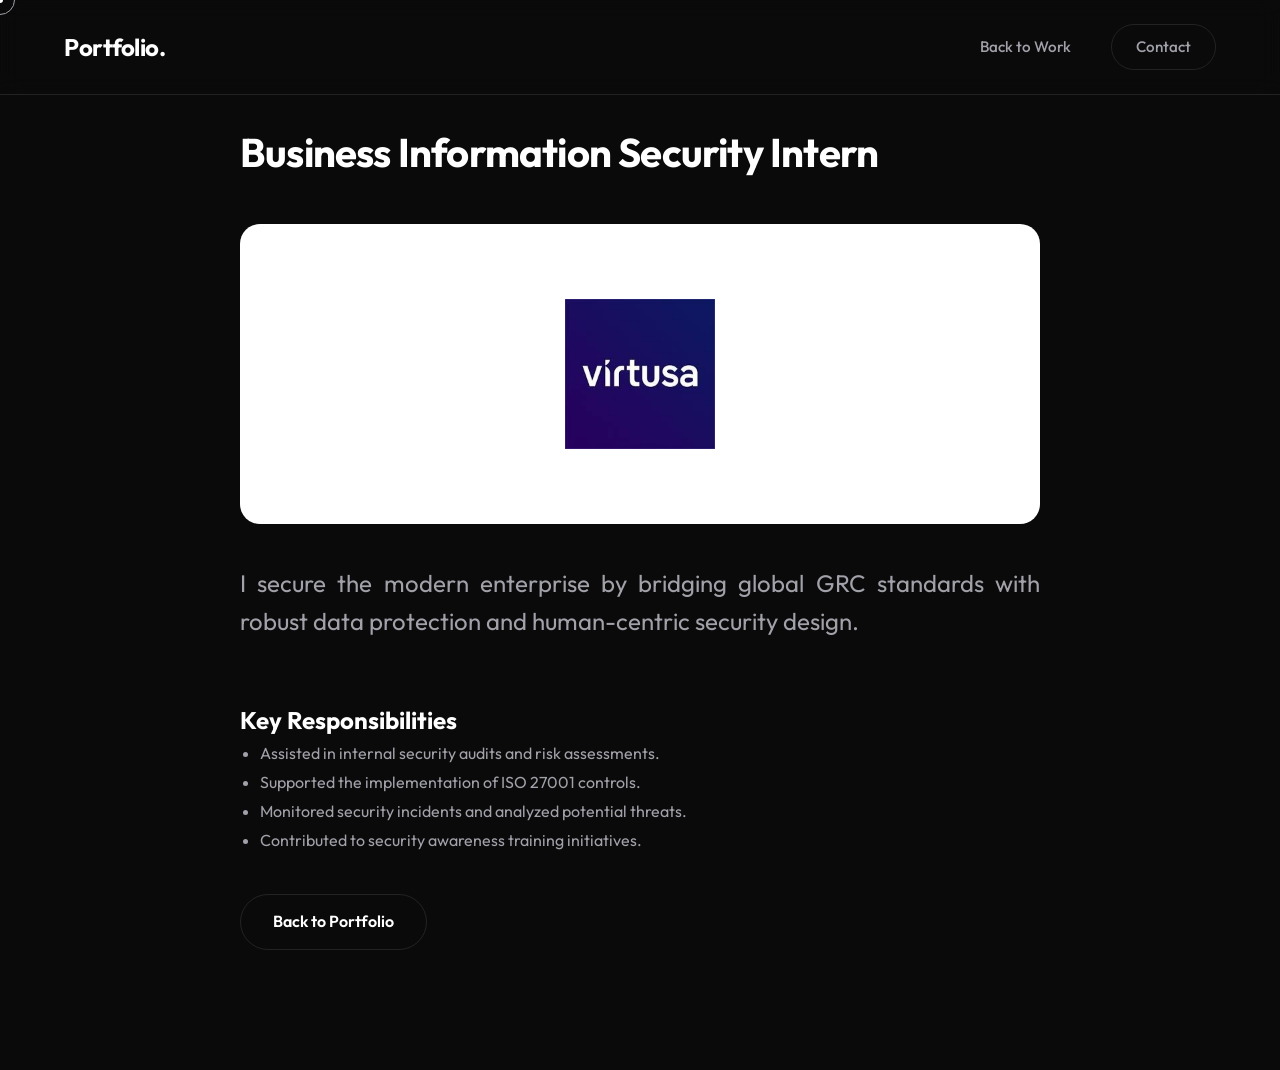
<file: virtusa-details.html>
<!DOCTYPE html>
<html lang="en">

<head>
    <meta charset="UTF-8">
    <meta name="viewport" content="width=device-width, initial-scale=1.0">
    <title>Business Information Security Intern | Aravind M</title>
    <link rel="preconnect" href="https://fonts.googleapis.com">
    <link rel="preconnect" href="https://fonts.gstatic.com" crossorigin>
    <link href="https://fonts.googleapis.com/css2?family=Outfit:wght@300;400;600;700&display=swap" rel="stylesheet">
    <link rel="stylesheet" href="style.css">
</head>

<body>
    <div class="cursor-dot" data-cursor-dot></div>
    <div class="cursor-outline" data-cursor-outline></div>

    <nav class="navbar">
        <a href="index.html" class="logo">Portfolio.</a>
        <div class="nav-links">
            <a href="index.html#work">Back to Work</a>
            <a href="index.html#contact" class="btn-contact">Contact</a>
        </div>
    </nav>

    <main>
        <section class="section">
            <div class="container container-text">
                <h1 class="section-title">Business Information Security Intern</h1>
                <div
                    style="width: 100%; height: 300px; background: white; display: flex; align-items: center; justify-content: center; border-radius: 20px; margin-bottom: 40px;">
                    <img src="assets/virtusa-logo.jpg" alt="Virtusa Logo" style="max-height: 150px; width: auto;">
                </div>

                <div class="project-content">
                    <p class="about-text">
                        I secure the modern enterprise by bridging global GRC standards with robust data
                        protection and human-centric security design.
                    </p>

                    <h2>Key Responsibilities</h2>
                    <ul
                        style="list-style: disc; margin-left: 20px; color: var(--text-secondary); margin-bottom: 40px; line-height: 1.8;">
                        <li>Assisted in internal security audits and risk assessments.</li>
                        <li>Supported the implementation of ISO 27001 controls.</li>
                        <li>Monitored security incidents and analyzed potential threats.</li>
                        <li>Contributed to security awareness training initiatives.</li>
                    </ul>

                    <a href="index.html#work" class="btn secondary">Back to Portfolio</a>
                </div>
            </div>
        </section>
    </main>

    <script src="script.js"></script>
</body>

</html>
</file>
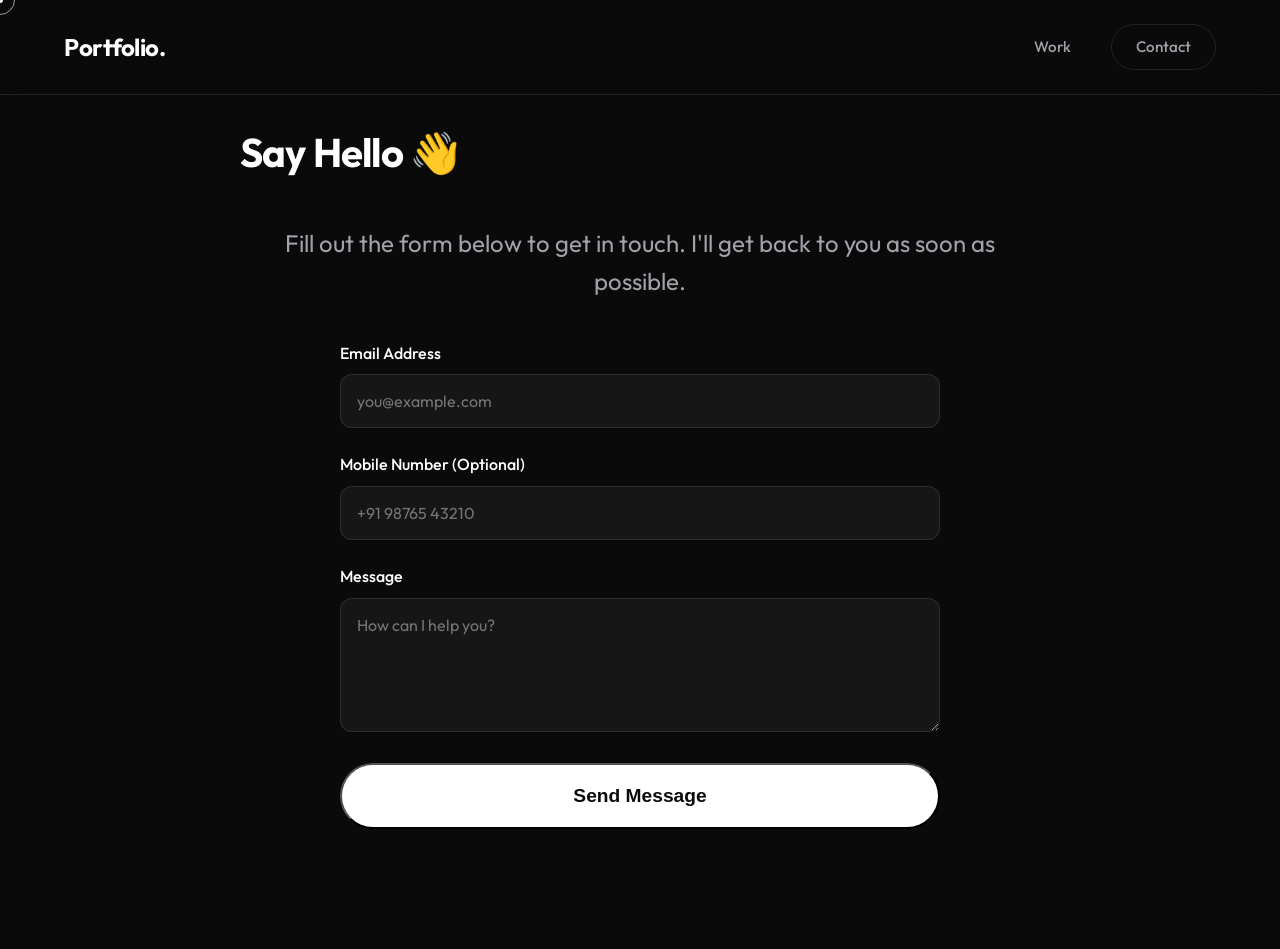
<file: Portfolio/contact.html>
<!DOCTYPE html>
<html lang="en">

<head>
    <meta charset="UTF-8">
    <meta name="viewport" content="width=device-width, initial-scale=1.0">
    <title>Contact Me | Aravind M</title>
    <link rel="preconnect" href="https://fonts.googleapis.com">
    <link rel="preconnect" href="https://fonts.gstatic.com" crossorigin>
    <link href="https://fonts.googleapis.com/css2?family=Outfit:wght@300;400;600;700&display=swap" rel="stylesheet">
    <link rel="stylesheet" href="style.css">
</head>

<body>
    <div class="cursor-dot" data-cursor-dot></div>
    <div class="cursor-outline" data-cursor-outline></div>

    <nav class="navbar">
        <a href="index.html" class="logo">Portfolio.</a>
        <div class="nav-links">
            <a href="index.html#work">Work</a>
            <a href="index.html#contact" class="btn-contact">Contact</a>
        </div>
    </nav>

    <main>
        <section class="section">
            <div class="container container-text">
                <h1 class="section-title">Say Hello 👋</h1>
                <p class="about-text" style="text-align: center; margin-bottom: 40px;">
                    Fill out the form below to get in touch. I'll get back to you as soon as possible.
                </p>

                <form action="https://formsubmit.co/aravindhmaran1@gmail.com" method="POST" class="contact-form">
                    <!-- Hidden configuration for FormSubmit -->
                    <!-- <input type="hidden" name="_next" value="http://YOUR_GITHUB_PAGES_URL/index.html"> -->
                    <input type="hidden" name="_subject" value="New Portfolio Contact Submission">
                    <input type="hidden" name="_captcha" value="false">

                    <div class="form-group">
                        <label for="email" class="form-label">Email Address</label>
                        <input type="email" id="email" name="email" class="form-input" placeholder="you@example.com"
                            required>
                    </div>

                    <div class="form-group">
                        <label for="mobile" class="form-label">Mobile Number (Optional)</label>
                        <input type="tel" id="mobile" name="mobile" class="form-input" placeholder="+91 98765 43210">
                    </div>

                    <div class="form-group">
                        <label for="message" class="form-label">Message</label>
                        <textarea id="message" name="message" class="form-input" rows="5"
                            placeholder="How can I help you?" required></textarea>
                    </div>

                    <div style="text-align: center;">
                        <button type="submit" class="btn primary huge-btn" style="width: 100%;">Send Message</button>
                    </div>
                </form>
            </div>
        </section>
    </main>

    <script src="script.js"></script>
</body>

</html>
</file>
<file: style.css>
:root {
    --bg-color: #0a0a0a;
    --text-primary: #ffffff;
    --text-secondary: #a1a1aa;
    --accent: #6d28d9;
    --accent-glow: #8b5cf6;
    --surface: rgba(255, 255, 255, 0.05);
    --surface-hover: rgba(255, 255, 255, 0.1);
    --border: rgba(255, 255, 255, 0.1);

    --font-main: 'Outfit', sans-serif;

    --ease-out-expo: cubic-bezier(0.19, 1, 0.22, 1);
}

* {
    margin: 0;
    padding: 0;
    box-sizing: border-box;
    scroll-behavior: smooth;
}

body {
    background-color: var(--bg-color);
    color: var(--text-primary);
    font-family: var(--font-main);
    line-height: 1.6;
    overflow-x: hidden;
    cursor: none;
    /* Custom cursor */
}

/* Custom Cursor */
.cursor-dot {
    width: 6px;
    height: 6px;
    background-color: var(--text-primary);
    position: fixed;
    top: 0;
    left: 0;
    transform: translate(-50%, -50%);
    border-radius: 50%;
    z-index: 9999;
    pointer-events: none;
}

.cursor-outline {
    width: 30px;
    height: 30px;
    border: 1px solid var(--text-secondary);
    position: fixed;
    top: 0;
    left: 0;
    transform: translate(-50%, -50%);
    border-radius: 50%;
    z-index: 9998;
    pointer-events: none;
    transition: width 0.2s, height 0.2s, background-color 0.2s;
}

body:hover .cursor-outline {
    opacity: 1;
}

/* Typography & Layout */
a {
    text-decoration: none;
    color: inherit;
    position: relative;
    transition: color 0.3s;
}

ul {
    list-style: none;
}

.section {
    padding: 120px 20px;
    min-height: 80vh;
    display: flex;
    align-items: center;
    justify-content: center;
    position: relative;
}

.container {
    max-width: 1200px;
    width: 100%;
    margin: 0 auto;
}

.container-text {
    max-width: 800px;
}

/* Navigation */
.navbar {
    position: fixed;
    top: 0;
    left: 0;
    width: 100%;
    padding: 24px 5%;
    display: flex;
    justify-content: space-between;
    align-items: center;
    z-index: 100;
    backdrop-filter: blur(10px);
    background: rgba(10, 10, 10, 0.7);
    border-bottom: 1px solid var(--border);
}

.logo {
    font-weight: 700;
    font-size: 1.5rem;
    letter-spacing: -0.02em;
}

.nav-links {
    display: flex;
    gap: 40px;
    align-items: center;
}

.nav-links a {
    font-size: 0.95rem;
    font-weight: 500;
    color: var(--text-secondary);
}

.nav-links a:hover {
    color: var(--text-primary);
}

.btn-contact {
    padding: 10px 24px;
    border: 1px solid var(--border);
    border-radius: 50px;
    transition: all 0.3s var(--ease-out-expo);
}

.btn-contact:hover {
    background: var(--text-primary);
    color: var(--bg-color);
    border-color: var(--text-primary);
}

/* Hero Section */
.hero-section {
    min-height: 100vh;
    padding: 0 5%;
    display: flex;
    align-items: center;
    overflow: hidden;
    position: relative;
}

.hero-content {
    z-index: 2;
    max-width: 600px;
}

.greeting {
    font-size: 1.1rem;
    color: var(--accent-glow);
    font-weight: 600;
    letter-spacing: 0.05em;
    text-transform: uppercase;
    display: block;
    margin-bottom: 16px;
    opacity: 0;
    animation: fadeUp 1s ease forwards 0.2s;
}

.hero-section h1 {
    font-size: 4.5rem;
    line-height: 1.1;
    margin-bottom: 24px;
    letter-spacing: -0.03em;
    background: linear-gradient(to right, #fff, #a5b4fc);
    background-clip: text;
    -webkit-background-clip: text;
    -webkit-text-fill-color: transparent;
    opacity: 0;
    animation: fadeUp 1s ease forwards 0.4s;
}

.hero-desc {
    font-size: 1.25rem;
    color: var(--text-secondary);
    margin-bottom: 40px;
    max-width: 450px;
    opacity: 0;
    animation: fadeUp 1s ease forwards 0.6s;
}

.hero-btns {
    display: flex;
    gap: 20px;
    opacity: 0;
    animation: fadeUp 1s ease forwards 0.8s;
}

.btn {
    padding: 14px 32px;
    border-radius: 50px;
    font-weight: 600;
    font-size: 1rem;
    cursor: pointer;
    transition: transform 0.3s var(--ease-out-expo), box-shadow 0.3s;
    display: inline-block;
    text-align: center;
}

.btn:active {
    transform: scale(0.95);
}

.btn.primary {
    background: var(--text-primary);
    color: var(--bg-color);
}

.btn.primary:hover {
    box-shadow: 0 0 20px rgba(255, 255, 255, 0.3);
}

.btn.secondary {
    background: transparent;
    border: 1px solid var(--border);
    color: var(--text-primary);
}

.btn.secondary:hover {
    background: var(--surface);
    border-color: var(--text-primary);
}

/* Hero Visual - Animated Sphere */
.hero-visual {
    position: absolute;
    right: -10%;
    top: 50%;
    transform: translateY(-50%);
    width: 600px;
    height: 600px;
    z-index: 1;
    pointer-events: none;
    filter: blur(80px);
    opacity: 0.6;
}

.gradient-sphere {
    width: 100%;
    height: 100%;
    background: linear-gradient(45deg, var(--accent), #3b82f6);
    border-radius: 50%;
    animation: float 10s infinite ease-in-out;
}

@keyframes float {

    0%,
    100% {
        transform: translate(0, 0) scale(1);
    }

    50% {
        transform: translate(-20px, 30px) scale(1.1);
    }
}

@keyframes fadeUp {
    from {
        opacity: 0;
        transform: translateY(30px);
    }

    to {
        opacity: 1;
        transform: translateY(0);
    }
}

/* Sections */
.section-title {
    font-size: 2.5rem;
    margin-bottom: 40px;
    letter-spacing: -0.02em;
}

.about-text {
    font-size: 1.5rem;
    color: var(--text-secondary);
    line-height: 1.6;
    margin-bottom: 60px;
    text-align: justify;
}

.highlight {
    color: var(--text-primary);
    font-weight: 500;
}

.stats {
    display: flex;
    gap: 60px;
}

.stat-item {
    display: flex;
    flex-direction: column;
}

.stat-number {
    font-size: 3rem;
    font-weight: 700;
    color: var(--accent-glow);
}

.stat-label {
    color: var(--text-secondary);
    font-size: 0.9rem;
    text-transform: uppercase;
    letter-spacing: 0.1em;
}

/* Skills Grid */
.skills-grid {
    display: grid;
    grid-template-columns: repeat(auto-fit, minmax(250px, 1fr));
    gap: 30px;
}

.skill-card {
    background: var(--surface);
    padding: 30px;
    border-radius: 20px;
    border: 1px solid var(--border);
    transition: transform 0.3s var(--ease-out-expo), border-color 0.3s;
}

.skill-card:hover {
    transform: translateY(-5px);
    border-color: var(--accent-glow);
}

.skill-card h3 {
    margin-bottom: 12px;
    font-size: 1.25rem;
}

.skill-card p {
    color: var(--text-secondary);
}

/* Education Grid */
.education-grid {
    display: grid;
    grid-template-columns: repeat(auto-fit, minmax(300px, 1fr));
    gap: 30px;
}

.education-card {
    background: var(--surface);
    padding: 30px;
    border-radius: 20px;
    border: 1px solid var(--border);
    transition: transform 0.3s var(--ease-out-expo), border-color 0.3s;
    display: flex;
    flex-direction: column;
}

.education-card:hover {
    transform: translateY(-5px);
    border-color: var(--accent-glow);
}

.edu-year {
    font-size: 0.9rem;
    color: var(--accent-glow);
    font-weight: 600;
    margin-bottom: 8px;
    display: block;
}

.education-card h3 {
    font-size: 1.4rem;
    margin-bottom: 8px;
}

.edu-inst {
    color: var(--text-primary);
    font-weight: 500;
    margin-bottom: 12px;
}

/* Work Grid */
.projects-grid {
    display: grid;
    grid-template-columns: repeat(auto-fit, minmax(300px, 1fr));
    gap: 40px;
}

.project-card {
    background: var(--surface);
    border-radius: 24px;
    overflow: hidden;
    border: 1px solid var(--border);
    transition: transform 0.3s;
}

.project-card:hover {
    transform: translateY(-10px);
}

.project-image {
    height: 240px;
    background: linear-gradient(to bottom right, #2d2d2d, #1a1a1a);
    width: 100%;
}

.project-info {
    padding: 30px;
}

.project-info h3 {
    font-size: 1.5rem;
    margin-bottom: 10px;
}

.project-info p {
    color: var(--text-secondary);
    margin-bottom: 20px;
    text-align: justify;
}

.btn-link {
    font-weight: 600;
    font-size: 0.9rem;
    color: var(--accent-glow);
}

.btn-link:hover {
    text-decoration: underline;
}

/* Contact Form */
.contact-form {
    max-width: 600px;
    margin: 0 auto;
    text-align: left;
}

.form-group {
    margin-bottom: 24px;
}

.form-label {
    display: block;
    margin-bottom: 8px;
    color: var(--text-primary);
    font-weight: 500;
}

.form-input {
    width: 100%;
    padding: 16px;
    background: var(--surface);
    border: 1px solid var(--border);
    border-radius: 12px;
    color: var(--text-primary);
    font-size: 1rem;
    font-family: var(--font-main);
    transition: border-color 0.3s;
}

.form-input:focus {
    outline: none;
    border-color: var(--accent-glow);
}

/* Contact */
.contact-section {
    text-align: center;
}

.contact-desc {
    font-size: 1.25rem;
    color: var(--text-secondary);
    margin-bottom: 40px;
}

.huge-btn {
    padding: 20px 48px;
    font-size: 1.2rem;
}

.footer {
    margin-top: 100px;
    padding-top: 40px;
    border-top: 1px solid var(--border);
    display: flex;
    flex-direction: column;
    align-items: center;
    gap: 20px;
}

.social-links {
    display: flex;
    gap: 24px;
}

.social-links a {
    color: var(--text-secondary);
    font-weight: 500;
}

.social-links a:hover {
    color: var(--text-primary);
}

.copyright {
    color: var(--text-secondary);
    font-size: 0.9rem;
}

.mobile-menu-btn {
    display: none;
}

/* Mobile Responsive */
@media (max-width: 768px) {
    .hero-section h1 {
        font-size: 3rem;
    }

    .nav-links {
        display: none;
    }

    .mobile-menu-btn {
        display: block;
    }

    /* simplified for now */
    .hero-visual {
        display: none;
    }

    .cursor-dot,
    .cursor-outline {
        display: none;
    }

    /* No custom cursor on touch */
    body {
        cursor: auto;
    }
}
</file>
<file: Portfolio/style.css>
:root {
    --bg-color: #0a0a0a;
    --text-primary: #ffffff;
    --text-secondary: #a1a1aa;
    --accent: #6d28d9;
    --accent-glow: #8b5cf6;
    --surface: rgba(255, 255, 255, 0.05);
    --surface-hover: rgba(255, 255, 255, 0.1);
    --border: rgba(255, 255, 255, 0.1);

    --font-main: 'Outfit', sans-serif;

    --ease-out-expo: cubic-bezier(0.19, 1, 0.22, 1);
}

* {
    margin: 0;
    padding: 0;
    box-sizing: border-box;
    scroll-behavior: smooth;
}

body {
    background-color: var(--bg-color);
    color: var(--text-primary);
    font-family: var(--font-main);
    line-height: 1.6;
    overflow-x: hidden;
    cursor: none;
    /* Custom cursor */
}

/* Custom Cursor */
.cursor-dot {
    width: 6px;
    height: 6px;
    background-color: var(--text-primary);
    position: fixed;
    top: 0;
    left: 0;
    transform: translate(-50%, -50%);
    border-radius: 50%;
    z-index: 9999;
    pointer-events: none;
}

.cursor-outline {
    width: 30px;
    height: 30px;
    border: 1px solid var(--text-secondary);
    position: fixed;
    top: 0;
    left: 0;
    transform: translate(-50%, -50%);
    border-radius: 50%;
    z-index: 9998;
    pointer-events: none;
    transition: width 0.2s, height 0.2s, background-color 0.2s;
}

body:hover .cursor-outline {
    opacity: 1;
}

/* Typography & Layout */
a {
    text-decoration: none;
    color: inherit;
    position: relative;
    transition: color 0.3s;
}

ul {
    list-style: none;
}

.section {
    padding: 120px 20px;
    min-height: 80vh;
    display: flex;
    align-items: center;
    justify-content: center;
    position: relative;
}

.container {
    max-width: 1200px;
    width: 100%;
    margin: 0 auto;
}

.container-text {
    max-width: 800px;
}

/* Navigation */
.navbar {
    position: fixed;
    top: 0;
    left: 0;
    width: 100%;
    padding: 24px 5%;
    display: flex;
    justify-content: space-between;
    align-items: center;
    z-index: 100;
    backdrop-filter: blur(10px);
    background: rgba(10, 10, 10, 0.7);
    border-bottom: 1px solid var(--border);
}

.logo {
    font-weight: 700;
    font-size: 1.5rem;
    letter-spacing: -0.02em;
}

.nav-links {
    display: flex;
    gap: 40px;
    align-items: center;
}

.nav-links a {
    font-size: 0.95rem;
    font-weight: 500;
    color: var(--text-secondary);
}

.nav-links a:hover {
    color: var(--text-primary);
}

.btn-contact {
    padding: 10px 24px;
    border: 1px solid var(--border);
    border-radius: 50px;
    transition: all 0.3s var(--ease-out-expo);
}

.btn-contact:hover {
    background: var(--text-primary);
    color: var(--bg-color);
    border-color: var(--text-primary);
}

/* Hero Section */
.hero-section {
    min-height: 100vh;
    padding: 0 5%;
    display: flex;
    align-items: center;
    overflow: hidden;
    position: relative;
}

.hero-content {
    z-index: 2;
    max-width: 600px;
}

.greeting {
    font-size: 1.1rem;
    color: var(--accent-glow);
    font-weight: 600;
    letter-spacing: 0.05em;
    text-transform: uppercase;
    display: block;
    margin-bottom: 16px;
    opacity: 0;
    animation: fadeUp 1s ease forwards 0.2s;
}

.hero-section h1 {
    font-size: 4.5rem;
    line-height: 1.1;
    margin-bottom: 24px;
    letter-spacing: -0.03em;
    background: linear-gradient(to right, #fff, #a5b4fc);
    background-clip: text;
    -webkit-background-clip: text;
    -webkit-text-fill-color: transparent;
    opacity: 0;
    animation: fadeUp 1s ease forwards 0.4s;
}

.hero-desc {
    font-size: 1.25rem;
    color: var(--text-secondary);
    margin-bottom: 40px;
    max-width: 450px;
    opacity: 0;
    animation: fadeUp 1s ease forwards 0.6s;
}

.hero-btns {
    display: flex;
    gap: 20px;
    opacity: 0;
    animation: fadeUp 1s ease forwards 0.8s;
}

.btn {
    padding: 14px 32px;
    border-radius: 50px;
    font-weight: 600;
    font-size: 1rem;
    cursor: pointer;
    transition: transform 0.3s var(--ease-out-expo), box-shadow 0.3s;
    display: inline-block;
    text-align: center;
}

.btn:active {
    transform: scale(0.95);
}

.btn.primary {
    background: var(--text-primary);
    color: var(--bg-color);
}

.btn.primary:hover {
    box-shadow: 0 0 20px rgba(255, 255, 255, 0.3);
}

.btn.secondary {
    background: transparent;
    border: 1px solid var(--border);
    color: var(--text-primary);
}

.btn.secondary:hover {
    background: var(--surface);
    border-color: var(--text-primary);
}

/* Hero Visual - Animated Sphere */
.hero-visual {
    position: absolute;
    right: -10%;
    top: 50%;
    transform: translateY(-50%);
    width: 600px;
    height: 600px;
    z-index: 1;
    pointer-events: none;
    filter: blur(80px);
    opacity: 0.6;
}

.gradient-sphere {
    width: 100%;
    height: 100%;
    background: linear-gradient(45deg, var(--accent), #3b82f6);
    border-radius: 50%;
    animation: float 10s infinite ease-in-out;
}

@keyframes float {

    0%,
    100% {
        transform: translate(0, 0) scale(1);
    }

    50% {
        transform: translate(-20px, 30px) scale(1.1);
    }
}

@keyframes fadeUp {
    from {
        opacity: 0;
        transform: translateY(30px);
    }

    to {
        opacity: 1;
        transform: translateY(0);
    }
}

/* Sections */
.section-title {
    font-size: 2.5rem;
    margin-bottom: 40px;
    letter-spacing: -0.02em;
}

.about-text {
    font-size: 1.5rem;
    color: var(--text-secondary);
    line-height: 1.6;
    margin-bottom: 60px;
    text-align: justify;
}

.highlight {
    color: var(--text-primary);
    font-weight: 500;
}

.stats {
    display: flex;
    gap: 60px;
}

.stat-item {
    display: flex;
    flex-direction: column;
}

.stat-number {
    font-size: 3rem;
    font-weight: 700;
    color: var(--accent-glow);
}

.stat-label {
    color: var(--text-secondary);
    font-size: 0.9rem;
    text-transform: uppercase;
    letter-spacing: 0.1em;
}

/* Skills Grid */
.skills-grid {
    display: grid;
    grid-template-columns: repeat(auto-fit, minmax(250px, 1fr));
    gap: 30px;
}

.skill-card {
    background: var(--surface);
    padding: 30px;
    border-radius: 20px;
    border: 1px solid var(--border);
    transition: transform 0.3s var(--ease-out-expo), border-color 0.3s;
}

.skill-card:hover {
    transform: translateY(-5px);
    border-color: var(--accent-glow);
}

.skill-card h3 {
    margin-bottom: 12px;
    font-size: 1.25rem;
}

.skill-card p {
    color: var(--text-secondary);
}

/* Featured Skill Card */
.featured-skill {
    grid-column: 1 / -1;
    display: flex;
    flex-direction: column;
    gap: 24px;
}

.featured-skill-header {
    display: flex;
    align-items: center;
    gap: 12px;
}

.featured-skill-header .skill-icon {
    font-size: 1.8rem;
}

.featured-skill-header h3 {
    margin-bottom: 0;
    font-size: 1.5rem;
    color: var(--accent-glow);
}

.skill-details {
    display: grid;
    grid-template-columns: repeat(auto-fit, minmax(280px, 1fr));
    gap: 24px;
}

.skill-item h4 {
    color: var(--text-primary);
    font-size: 1.1rem;
    margin-bottom: 8px;
    font-weight: 600;
    display: flex;
    align-items: flex-start;
    gap: 10px;
}

.skill-item h4::before {
    content: "▹";
    color: var(--accent-glow);
    font-size: 1.2rem;
    line-height: 1.1;
}

.skill-item p {
    font-size: 0.95rem;
    line-height: 1.6;
    color: var(--text-secondary);
    padding-left: 24px;
}

/* Education Grid */
.education-grid {
    display: grid;
    grid-template-columns: repeat(auto-fit, minmax(300px, 1fr));
    gap: 30px;
}

.education-card {
    background: var(--surface);
    padding: 30px;
    border-radius: 20px;
    border: 1px solid var(--border);
    transition: transform 0.3s var(--ease-out-expo), border-color 0.3s;
    display: flex;
    flex-direction: column;
}

.education-card:hover {
    transform: translateY(-5px);
    border-color: var(--accent-glow);
}

.edu-year {
    font-size: 0.9rem;
    color: var(--accent-glow);
    font-weight: 600;
    margin-bottom: 8px;
    display: block;
}

.education-card h3 {
    font-size: 1.4rem;
    margin-bottom: 8px;
}

.edu-inst {
    color: var(--text-primary);
    font-weight: 500;
    margin-bottom: 12px;
}

/* Work Grid */
.projects-grid {
    display: grid;
    grid-template-columns: repeat(auto-fit, minmax(300px, 1fr));
    gap: 40px;
}

.project-card {
    background: var(--surface);
    border-radius: 24px;
    overflow: hidden;
    border: 1px solid var(--border);
    transition: transform 0.3s;
}

.project-card:hover {
    transform: translateY(-10px);
}

.project-image {
    height: 240px;
    background: linear-gradient(to bottom right, #2d2d2d, #1a1a1a);
    width: 100%;
}

.project-info {
    padding: 30px;
}

.project-info h3 {
    font-size: 1.5rem;
    margin-bottom: 10px;
}

.project-info p {
    color: var(--text-secondary);
    margin-bottom: 20px;
    text-align: justify;
}

.btn-link {
    font-weight: 600;
    font-size: 0.9rem;
    color: var(--accent-glow);
}

.btn-link:hover {
    text-decoration: underline;
}

/* Contact Form */
.contact-form {
    max-width: 600px;
    margin: 0 auto;
    text-align: left;
}

.form-group {
    margin-bottom: 24px;
}

.form-label {
    display: block;
    margin-bottom: 8px;
    color: var(--text-primary);
    font-weight: 500;
}

.form-input {
    width: 100%;
    padding: 16px;
    background: var(--surface);
    border: 1px solid var(--border);
    border-radius: 12px;
    color: var(--text-primary);
    font-size: 1rem;
    font-family: var(--font-main);
    transition: border-color 0.3s;
}

.form-input:focus {
    outline: none;
    border-color: var(--accent-glow);
}

/* Contact */
.contact-section {
    text-align: center;
}

.contact-desc {
    font-size: 1.25rem;
    color: var(--text-secondary);
    margin-bottom: 40px;
}

.huge-btn {
    padding: 20px 48px;
    font-size: 1.2rem;
}

.footer {
    margin-top: 100px;
    padding-top: 40px;
    border-top: 1px solid var(--border);
    display: flex;
    flex-direction: column;
    align-items: center;
    gap: 20px;
}

.social-links {
    display: flex;
    gap: 24px;
}

.social-links a {
    color: var(--text-secondary);
    font-weight: 500;
}

.social-links a:hover {
    color: var(--text-primary);
}

.copyright {
    color: var(--text-secondary);
    font-size: 0.9rem;
}

.mobile-menu-btn {
    display: none;
}

/* Mobile Responsive */
@media (max-width: 768px) {
    .hero-section h1 {
        font-size: 3rem;
    }

    .nav-links {
        display: none;
    }

    .mobile-menu-btn {
        display: block;
    }

    /* simplified for now */
    .hero-visual {
        display: none;
    }

    .cursor-dot,
    .cursor-outline {
        display: none;
    }

    /* No custom cursor on touch */
    body {
        cursor: auto;
    }
}
</file>
